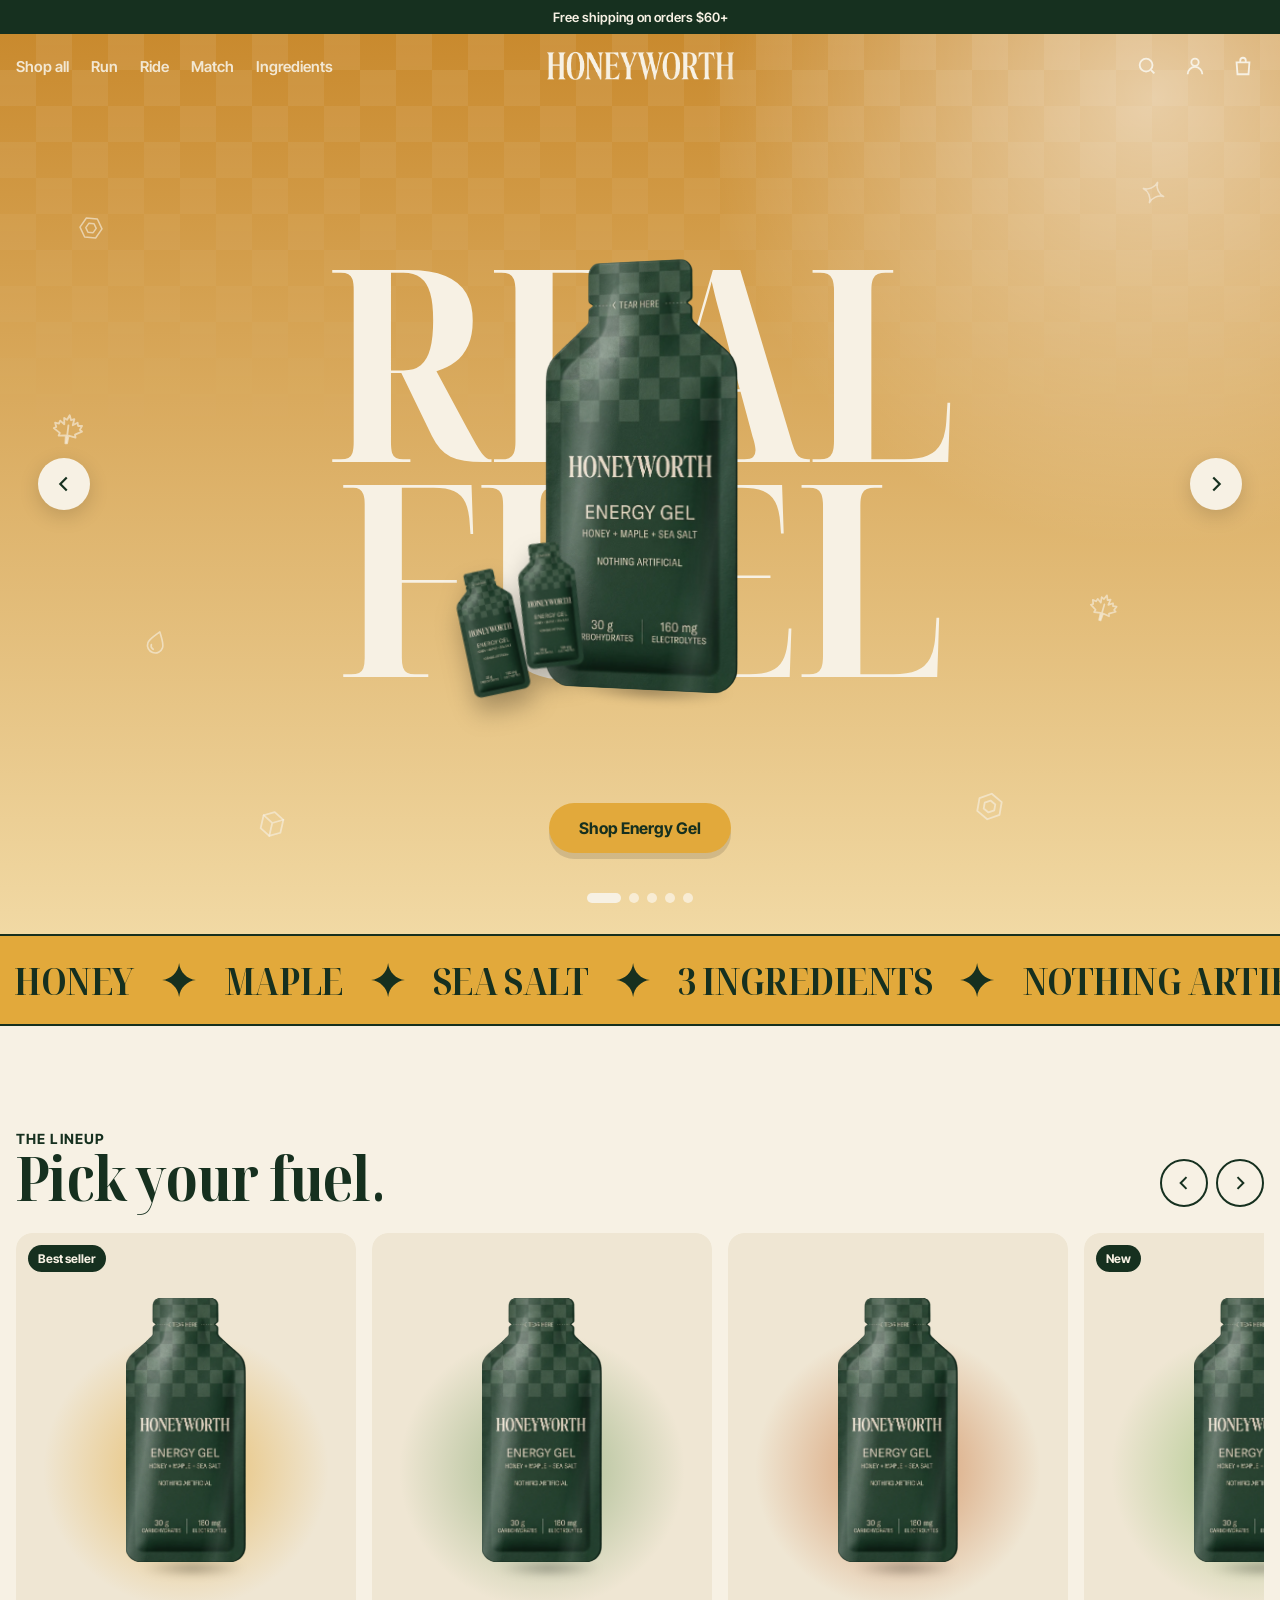
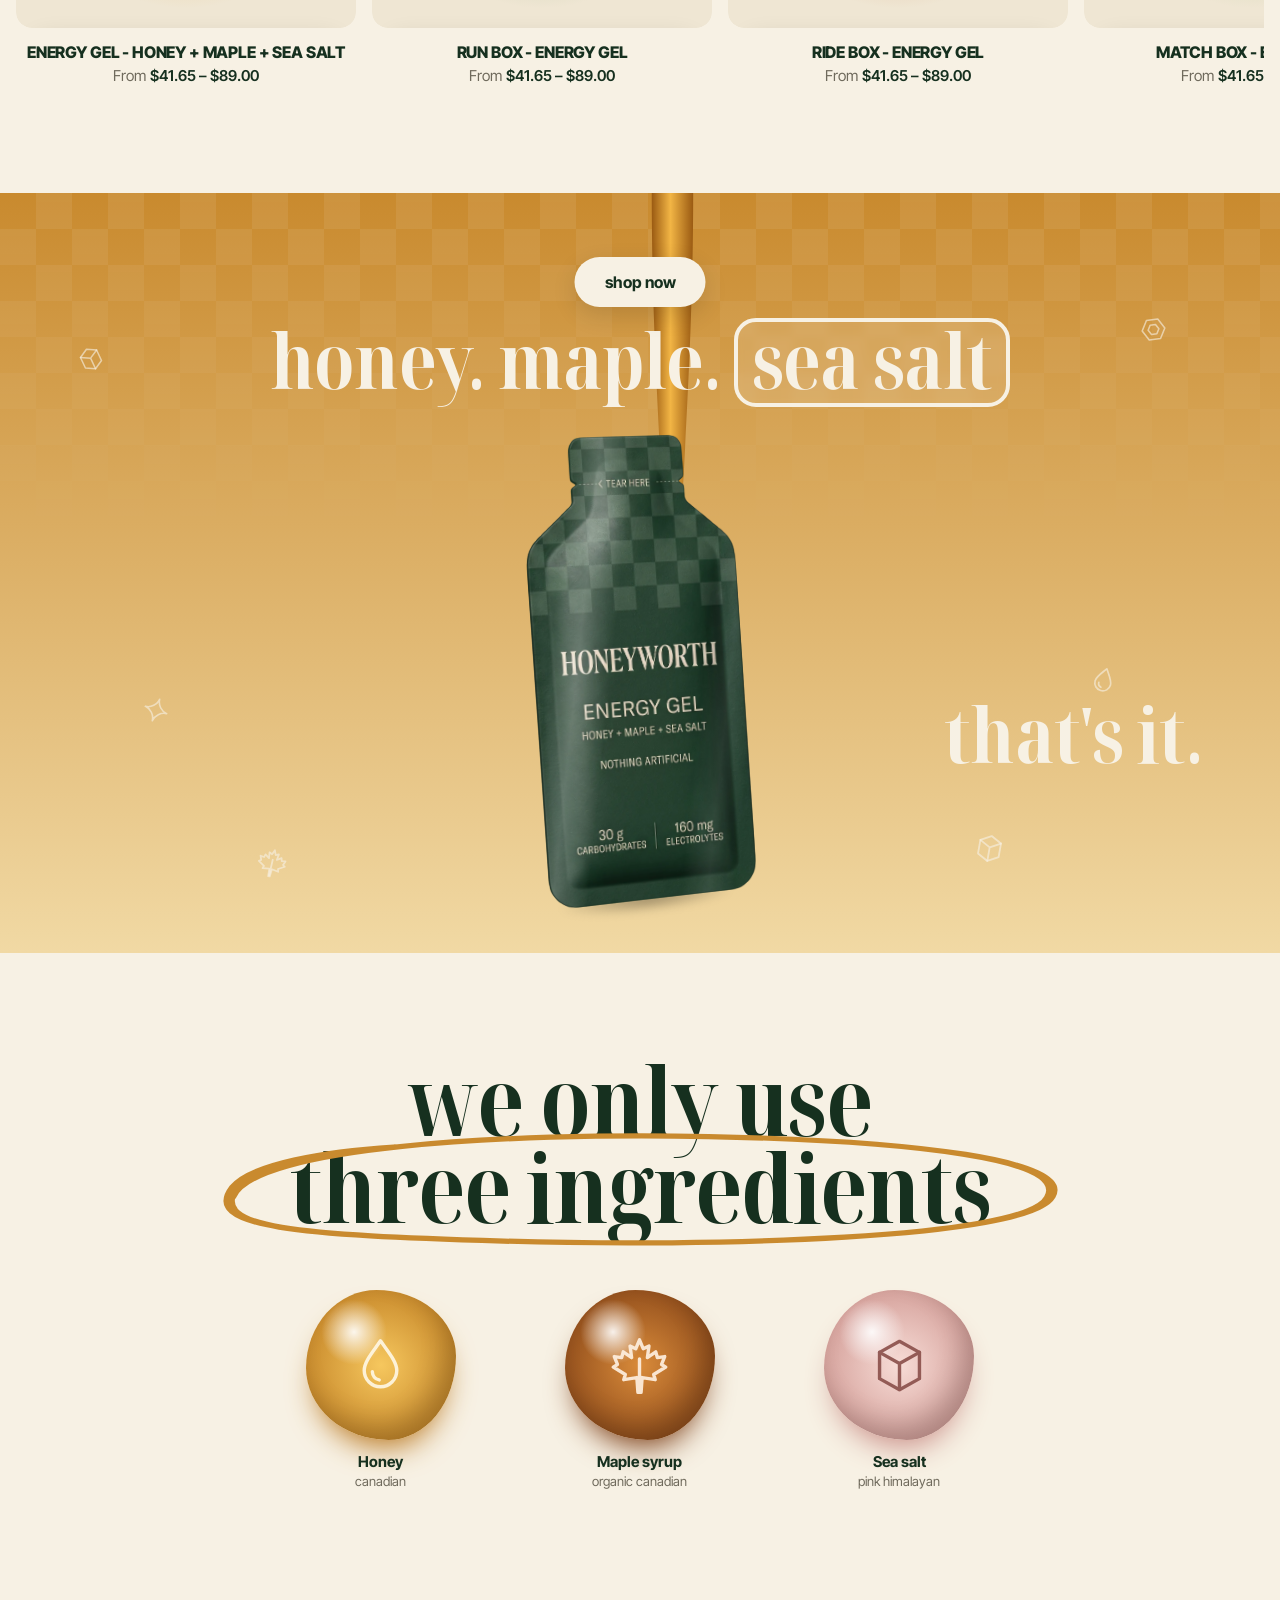
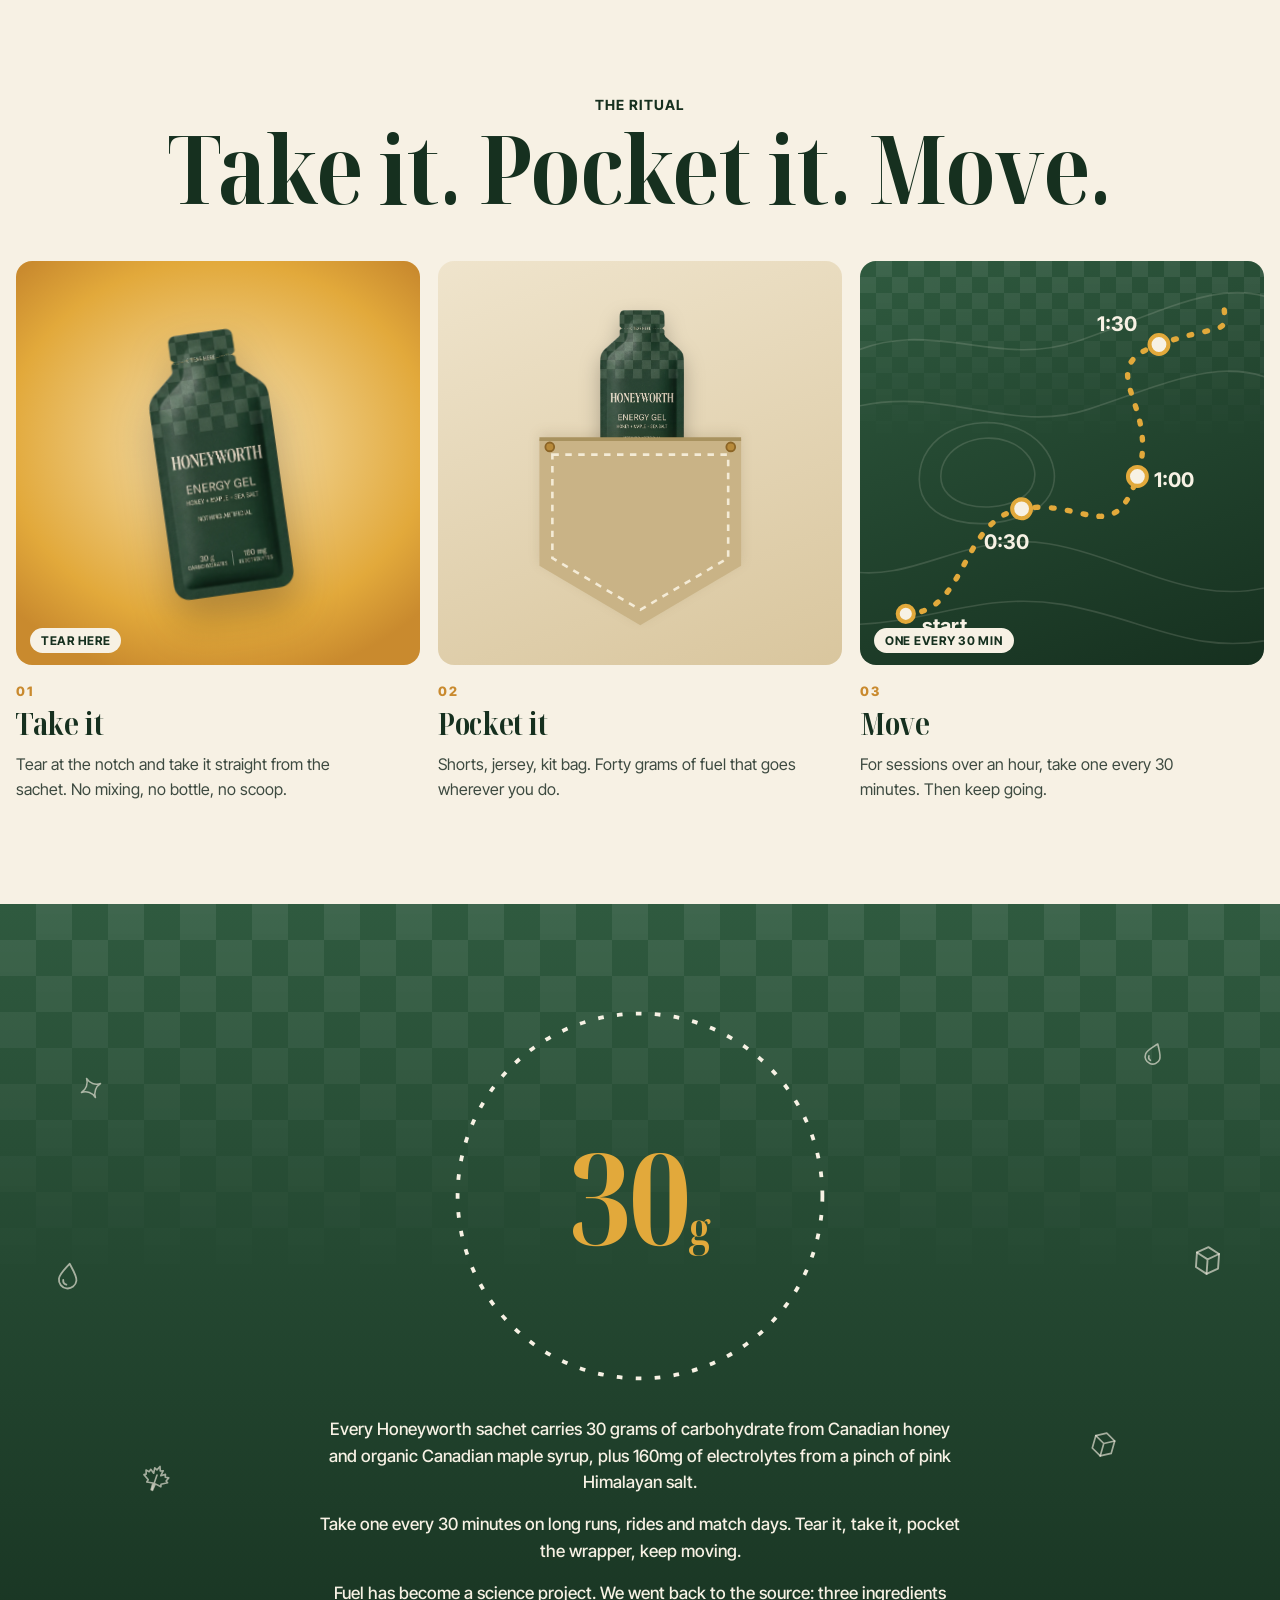
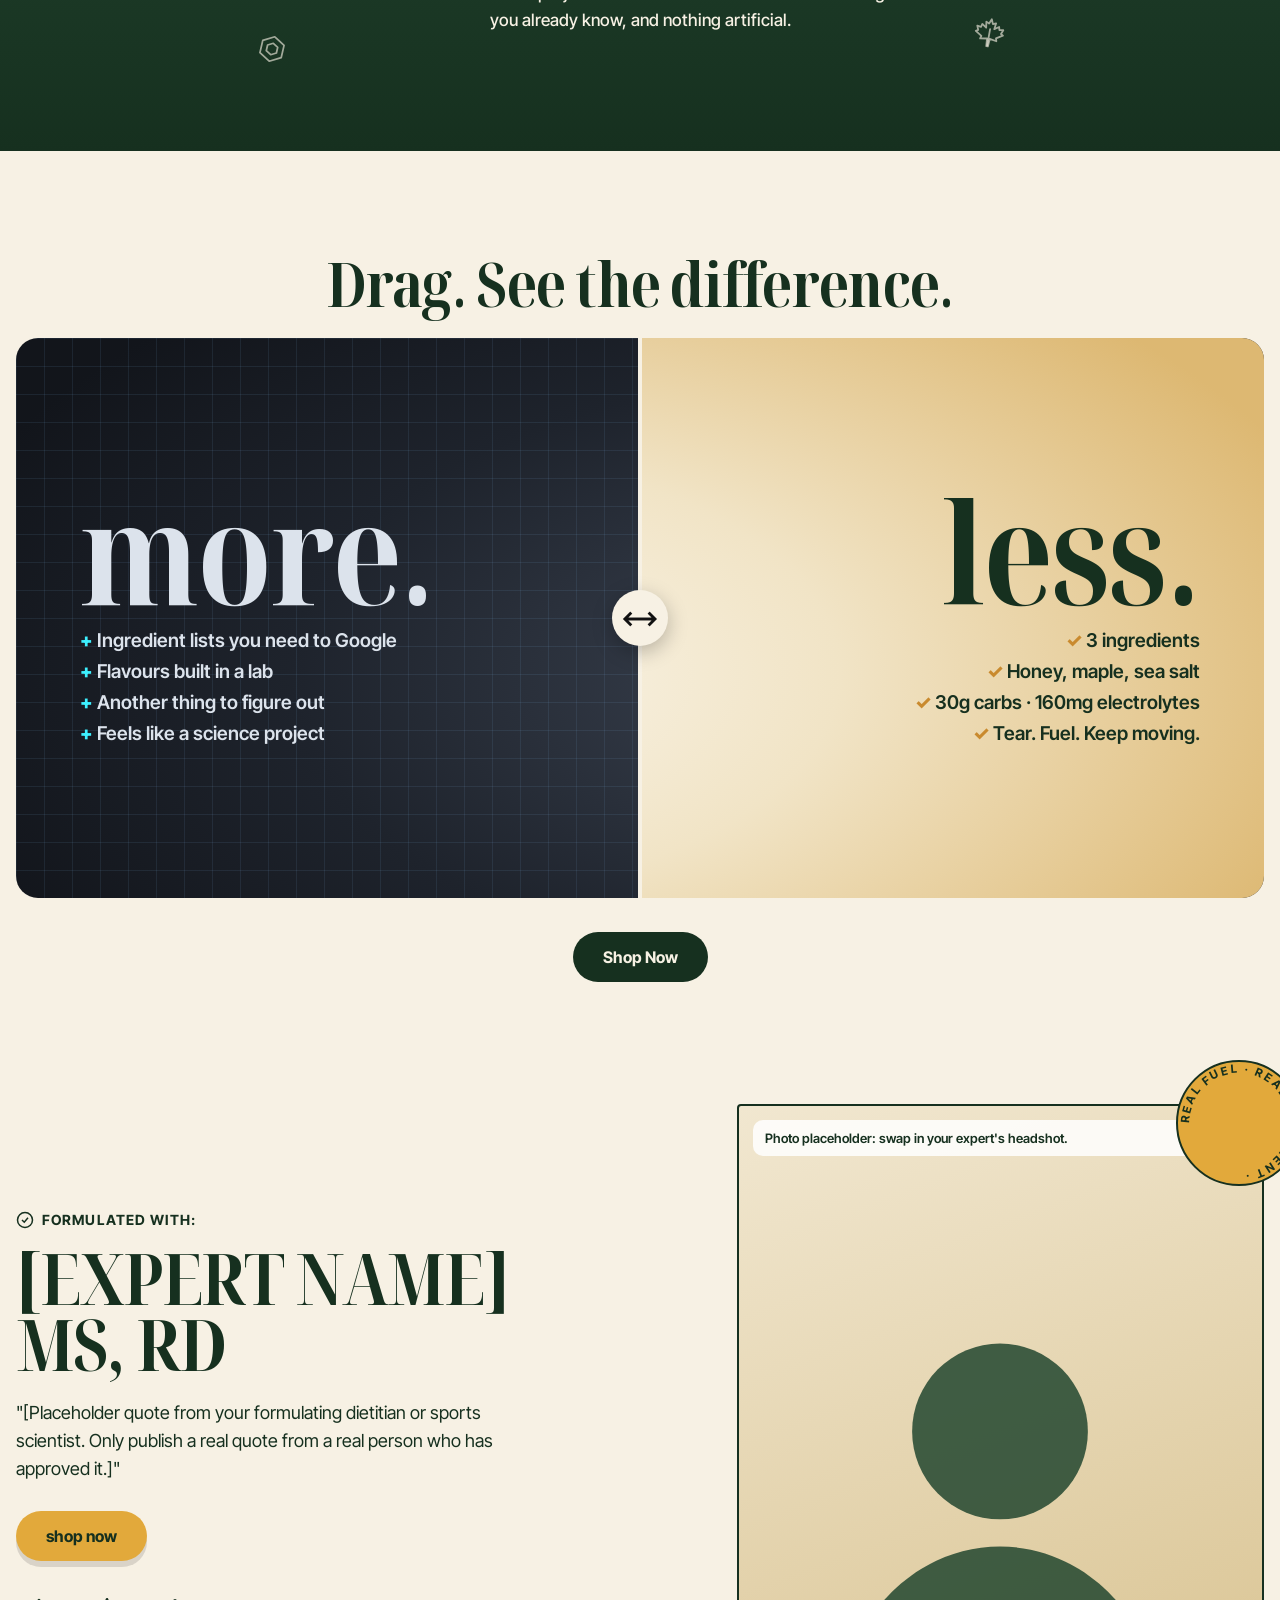
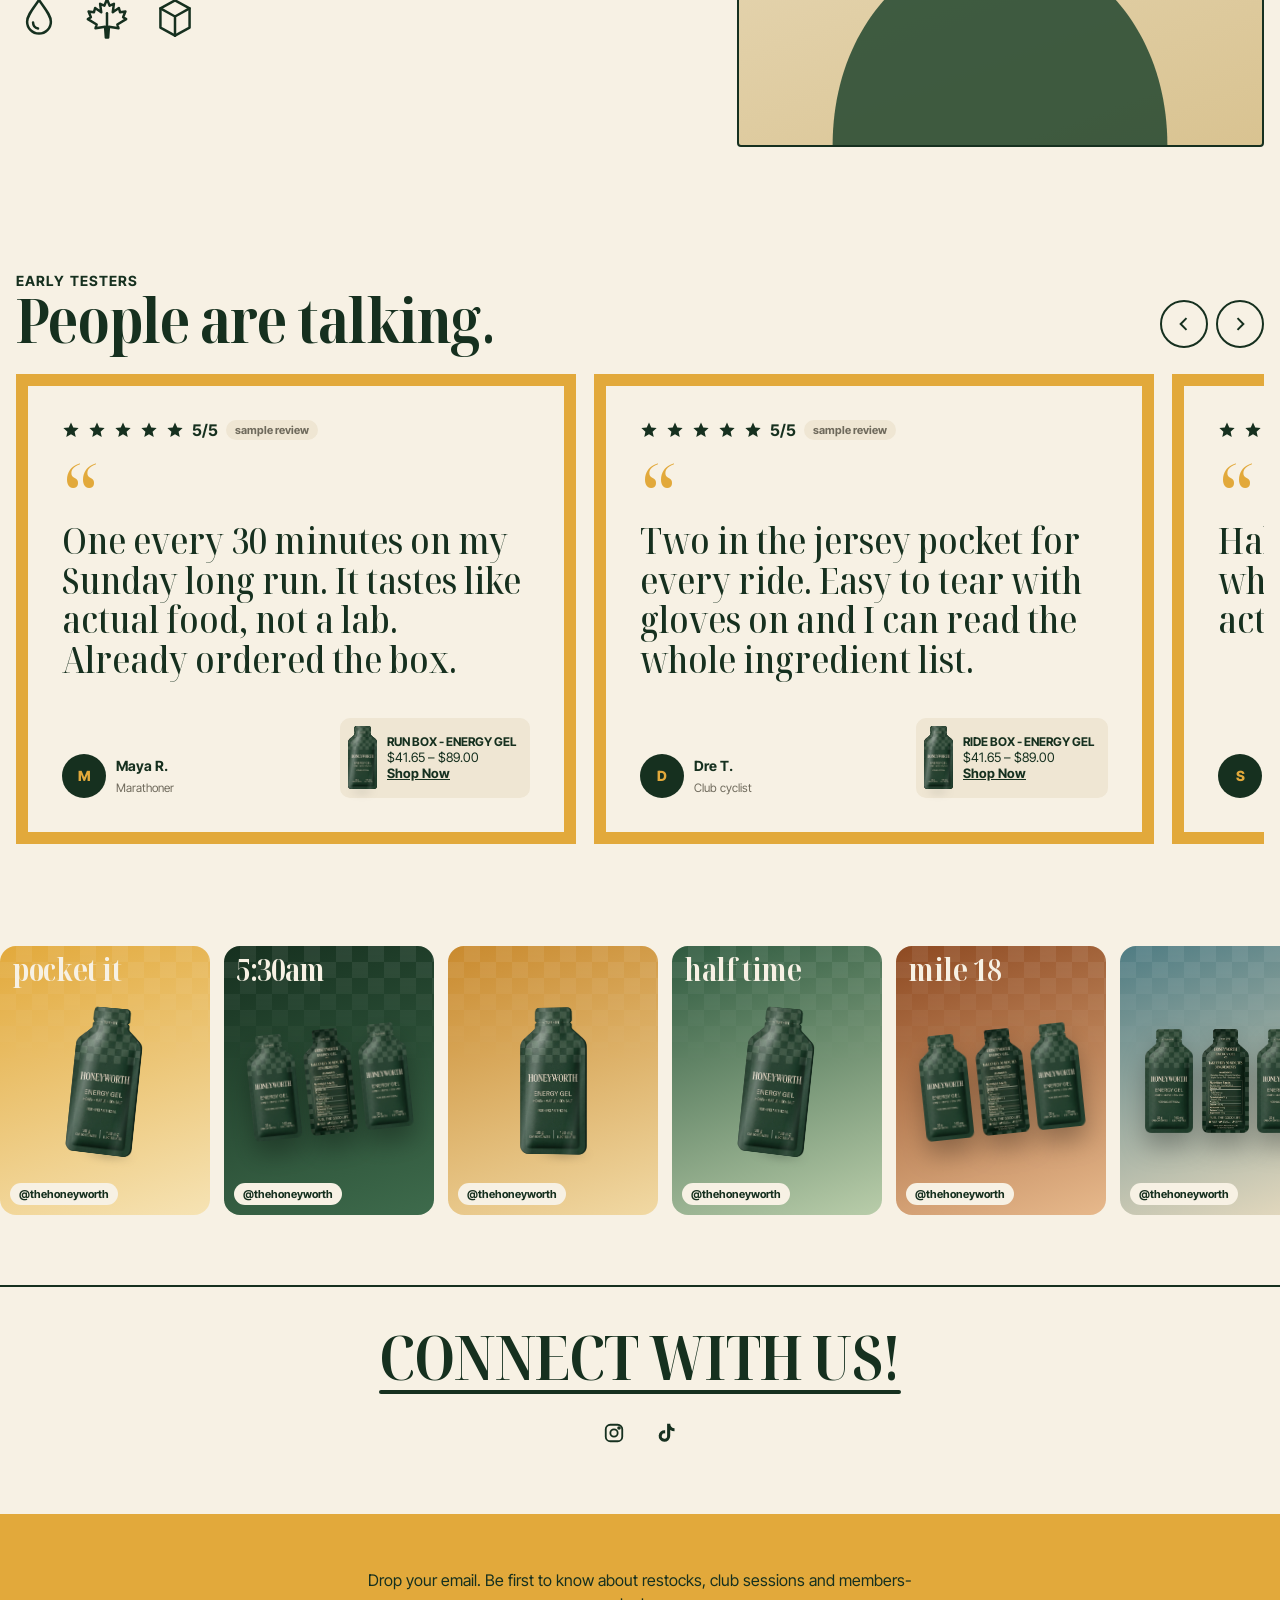
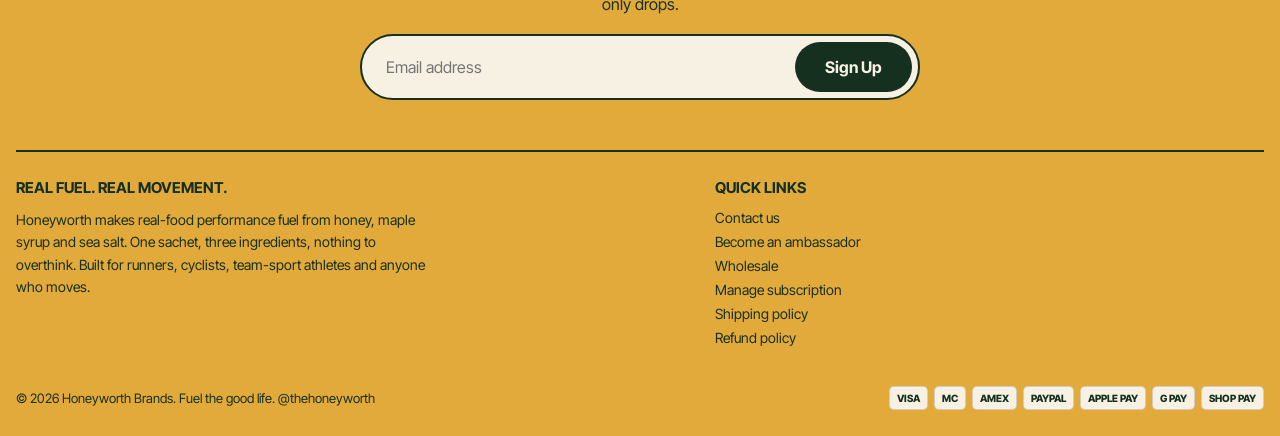
<file: index.html>
<!doctype html>
<html lang="en">
<head>
  <meta charset="utf-8">
  <meta name="viewport" content="width=device-width, initial-scale=1">
  <title>Honeyworth | Real Fuel. Real Movement.</title>
  <meta name="description" content="Honeyworth Energy Gel: honey, maple syrup and sea salt in a single-serving sachet. Real-food performance fuel for people who move.">
  <meta property="og:title" content="Honeyworth | Real fuel. Real movement.">
  <meta property="og:description" content="Honey. Maple. Sea salt. Three-ingredient energy gel in a pocket-size sachet.">
  <meta property="og:image" content="assets/img/hw-front.webp">
  <link rel="icon" href="assets/img/favicon.svg" type="image/svg+xml">
  <link rel="preconnect" href="https://fonts.googleapis.com">
  <link rel="preconnect" href="https://fonts.gstatic.com" crossorigin>
  <link href="https://fonts.googleapis.com/css2?family=Inter+Tight:wght@400..800&family=Noto+Serif+Display:wdth,wght@62.5..100,400..800&display=swap" rel="stylesheet">
  <link rel="stylesheet" href="assets/styles.css">
  <script src="config.js"></script>
  <script src="assets/data.js"></script>
  <script src="assets/app.js" defer></script>
</head>
<body data-page="home">
  <main>
    <!-- 1. Hero slideshow: giant word + floating 3D sachet per box -->
    <section class="hero" id="hero" aria-label="Featured boxes"></section>

    <!-- 2. Trust ticker -->
    <div class="ticker"><div class="ticker__track" data-ticker="Honey|Maple|Sea salt|3 ingredients|Nothing artificial|30g carbs per sachet"></div></div>

    <!-- 3. Product carousel with quick view -->
    <section class="section" id="shop">
      <div class="wrap carousel" data-carousel>
        <div class="carousel__head">
          <div><span class="eyebrow">The lineup</span><h2 class="h-lg reveal-word">Pick your fuel.</h2></div>
          <div class="carousel__nav"><button class="round-btn" data-dir="-1" aria-label="Scroll left"><svg width="20" height="20" viewBox="0 0 24 24" fill="none" stroke="currentColor" stroke-width="2.4"><path d="m15 5-7 7 7 7"/></svg></button><button class="round-btn" data-dir="1" aria-label="Scroll right"><svg width="20" height="20" viewBox="0 0 24 24" fill="none" stroke="currentColor" stroke-width="2.4"><path d="m9 5 7 7-7 7"/></svg></button></div>
        </div>
        <div class="carousel__track" id="products"></div>
      </div>
    </section>

    <!-- 4. "Honey. Maple. Sea salt. That's it." media banner with honey drip -->
    <section class="first">
      <div class="glyphs" data-glyphs="6"></div>
      <a class="btn btn--white first__shop" href="product.html?id=original" data-track="banner_cta" data-product="original">shop now</a>
      <svg class="drip" viewBox="0 0 120 500" preserveAspectRatio="xMidYMin meet" aria-hidden="true">
        <defs><linearGradient id="honey" x1="0" x2="1"><stop offset="0" stop-color="#9a5a12"/><stop offset=".45" stop-color="#f2b545"/><stop offset="1" stop-color="#9a5a12"/></linearGradient></defs>
        <path d="M30 0h44c0 120-6 220-10 300-2 40-8 60-12 60s-10-20-12-60C36 220 30 120 30 0Z" fill="url(#honey)"/>
        <circle cx="52" cy="380" r="11" fill="#d9952b"/>
      </svg>
      <div>
        <h2 class="first__line reveal">honey. maple. <span class="boxed">sea salt</span></h2>
        <div class="first__product" id="first-product" data-tilt></div>
      </div>
      <span class="first__ever">that's it.</span>
    </section>

    <!-- 5. "We only use" + ingredient blobs -->
    <section class="section always">
      <div class="wrap">
        <h2 class="h-xl">we only use<br><span class="circled">three ingredients<svg viewBox="0 0 400 120" preserveAspectRatio="none" aria-hidden="true"><path d="M20 70C30 22 140 8 230 12s160 22 150 58c-10 40-150 48-240 42S8 100 22 60c8-22 40-34 70-38"/></svg></span></h2>
        <div class="crystals" id="crystals"></div>
      </div>
    </section>

    <!-- 5b. The ritual: take it, pocket it, move (illustrated) -->
    <section class="section ritual" id="ritual">
      <div class="wrap">
        <div class="ritual__head"><span class="eyebrow">The ritual</span><h2 class="h-xl reveal-word">Take it. Pocket it. Move.</h2></div>
        <div class="ritual__grid">
          <article class="ritual__card reveal">
            <div class="ritual__art ritual__art--tear" aria-hidden="true">
              <div class="tear"><span class="tear__body"></span><span class="tear__cap"></span></div>
              <span class="ritual__note">tear here</span>
            </div>
            <span class="ritual__num">01</span><h3 class="h-md">Take it</h3>
            <p>Tear at the notch and take it straight from the sachet. No mixing, no bottle, no scoop.</p>
          </article>
          <article class="ritual__card reveal">
            <div class="ritual__art ritual__art--pocket" aria-hidden="true">
              <span class="pocket__sachet"></span>
              <svg class="pocket" viewBox="0 0 200 200"><path class="pocket__fill" d="M22 38h156v98l-78 46-78-46Z"/><path class="pocket__stitch" d="M32 50h136v80l-68 40-68-40Z"/><path class="pocket__hem" d="M22 38h156"/><circle class="pocket__rivet" cx="30" cy="44" r="3.4"/><circle class="pocket__rivet" cx="170" cy="44" r="3.4"/></svg>
            </div>
            <span class="ritual__num">02</span><h3 class="h-md">Pocket it</h3>
            <p>Shorts, jersey, kit bag. Forty grams of fuel that goes wherever you do.</p>
          </article>
          <article class="ritual__card reveal">
            <div class="ritual__art ritual__art--move" aria-hidden="true">
              <svg class="route" viewBox="0 0 300 300">
                <g class="route__contours"><path d="M-10 70c60-30 110 10 170-10s110-50 150-30"/><path d="M-10 110c70-20 120 20 180 0s100-40 140-20"/><path d="M-10 230c50 10 90-30 150-20s110 50 170 30"/><path d="M-10 270c60 0 100-25 160-15s100 40 160 25"/><path d="M60 160c0-22 28-34 50-26s28 34 6 44-56 4-56-18Z"/><path d="M44 162c0-34 40-50 72-38s40 50 8 64-80 8-80-26Z"/></g>
                <path class="route__line" d="M34 262C80 262 74 192 120 184S188 214 206 160 170 80 222 62 272 58 270 30"/>
                <g class="route__mark"><circle cx="34" cy="262" r="6"/><text x="46" y="276">start</text></g>
                <g class="route__mark"><circle cx="120" cy="184" r="7"/><text x="92" y="214">0:30</text></g>
                <g class="route__mark"><circle cx="206" cy="160" r="7"/><text x="218" y="168">1:00</text></g>
                <g class="route__mark"><circle cx="222" cy="62" r="7"/><text x="176" y="52">1:30</text></g>
              </svg>
              <span class="ritual__note">one every 30 min</span>
            </div>
            <span class="ritual__num">03</span><h3 class="h-md">Move</h3>
            <p>For sessions over an hour, take one every 30 minutes. Then keep going.</p>
          </article>
        </div>
      </div>
    </section>

    <!-- 6. Big stat with rotating dashed ring -->
    <section class="section stat" id="science">
      <div class="glyphs" data-glyphs="8"></div>
      <div class="wrap">
        <div class="stat__ring">
          <svg viewBox="0 0 200 200" aria-hidden="true"><circle cx="100" cy="100" r="96" fill="none" stroke="#F7F1E4" stroke-width="2" stroke-dasharray="3 7"/></svg>
          <div class="stat__num">30<small>g</small></div>
        </div>
        <div class="stat__copy reveal">
          <p>Every Honeyworth sachet carries 30 grams of carbohydrate from Canadian honey and organic Canadian maple syrup, plus 160mg of electrolytes from a pinch of pink Himalayan salt.</p>
          <p>Take one every 30 minutes on long runs, rides and match days. Tear it, take it, pocket the wrapper, keep moving.</p>
          <p>Fuel has become a science project. We went back to the source: three ingredients you already know, and nothing artificial.</p>
        </div>
      </div>
    </section>

    <!-- 7. Complicated vs simple drag comparison -->
    <section class="section">
      <div class="wrap">
        <h2 class="h-lg reveal-word" style="margin-bottom:26px;text-align:center">Drag. See the difference.</h2>
        <div class="compare" id="compare">
          <div class="compare__pane compare__pane--old"><h3 class="compare__title">more.</h3><ul class="compare__list"><li>Ingredient lists you need to Google</li><li>Flavours built in a lab</li><li>Another thing to figure out</li><li>Feels like a science project</li></ul><span class="neon-bottle"></span></div>
          <div class="compare__pane compare__pane--new"><h3 class="compare__title">less.</h3><ul class="compare__list"><li>3 ingredients</li><li>Honey, maple, sea salt</li><li>30g carbs · 160mg electrolytes</li><li>Tear. Fuel. Keep moving.</li></ul><div id="compare-sticks"></div></div>
          <div class="compare__handle"></div>
          <input type="range" min="0" max="100" value="50" aria-label="Compare complicated fuel with Honeyworth">
        </div>
        <div style="text-align:center;margin-top:34px"><a class="btn btn--dark" href="product.html?id=original" data-track="compare_cta">Shop Now</a></div>
      </div>
    </section>

    <!-- 8. Expert endorsement (placeholder: add a real, consenting expert before launch) -->
    <section class="section" style="padding-top:20px">
      <div class="wrap expert">
        <div>
          <span class="eyebrow"><svg width="18" height="18" viewBox="0 0 24 24" fill="none" stroke="currentColor" stroke-width="2"><circle cx="12" cy="12" r="10"/><path d="m8 12 3 3 5-6"/></svg> Formulated with:</span>
          <h2 class="h-xl" style="font-size:clamp(40px,5.6vw,80px);margin-top:12px">[EXPERT NAME]<br>MS, RD</h2>
          <p class="expert__quote">"[Placeholder quote from your formulating dietitian or sports scientist. Only publish a real quote from a real person who has approved it.]"</p>
          <a class="btn btn--accent" href="product.html?id=original" data-track="expert_cta">shop now</a>
          <div class="expert__icons"><span data-icon="drop"></span><span data-icon="leaf"></span><span data-icon="crystal"></span></div>
        </div>
        <div style="position:relative">
          <svg class="badge-spin" viewBox="0 0 130 130" aria-hidden="true"><defs><path id="circ" d="M65 65m-50 0a50 50 0 1 1 100 0a50 50 0 1 1-100 0"/></defs><circle cx="65" cy="65" r="62" fill="#E2A93B" stroke="#16301F" stroke-width="2"/><text fill="#16301F"><textPath href="#circ">real fuel · real movement · </textPath></text></svg>
          <div class="expert__photo">
            <div class="expert__placeholder">Photo placeholder: swap in your expert's headshot.</div>
            <svg viewBox="0 0 200 220" aria-hidden="true"><circle cx="100" cy="70" r="42" fill="#23472F" opacity=".85"/><path d="M20 220c0-55 36-95 80-95s80 40 80 95Z" fill="#23472F" opacity=".85"/></svg>
          </div>
        </div>
      </div>
    </section>

    <!-- 9. Testimonials -->
    <section class="section" style="padding-top:20px">
      <div class="wrap carousel" data-carousel>
        <div class="carousel__head">
          <div><span class="eyebrow">Early testers</span><h2 class="h-lg reveal-word">People are talking.</h2></div>
          <div class="carousel__nav"><button class="round-btn" data-dir="-1" aria-label="Previous review"><svg width="20" height="20" viewBox="0 0 24 24" fill="none" stroke="currentColor" stroke-width="2.4"><path d="m15 5-7 7 7 7"/></svg></button><button class="round-btn" data-dir="1" aria-label="Next review"><svg width="20" height="20" viewBox="0 0 24 24" fill="none" stroke="currentColor" stroke-width="2.4"><path d="m9 5 7 7-7 7"/></svg></button></div>
        </div>
        <div class="reviews__track" id="reviews"></div>
      </div>
    </section>

    <!-- 10. UGC strip -->
    <section class="ugc" style="padding-bottom:70px"><div class="ugc__track" id="ugc"></div></section>
  </main>
</body>
</html>
</file>
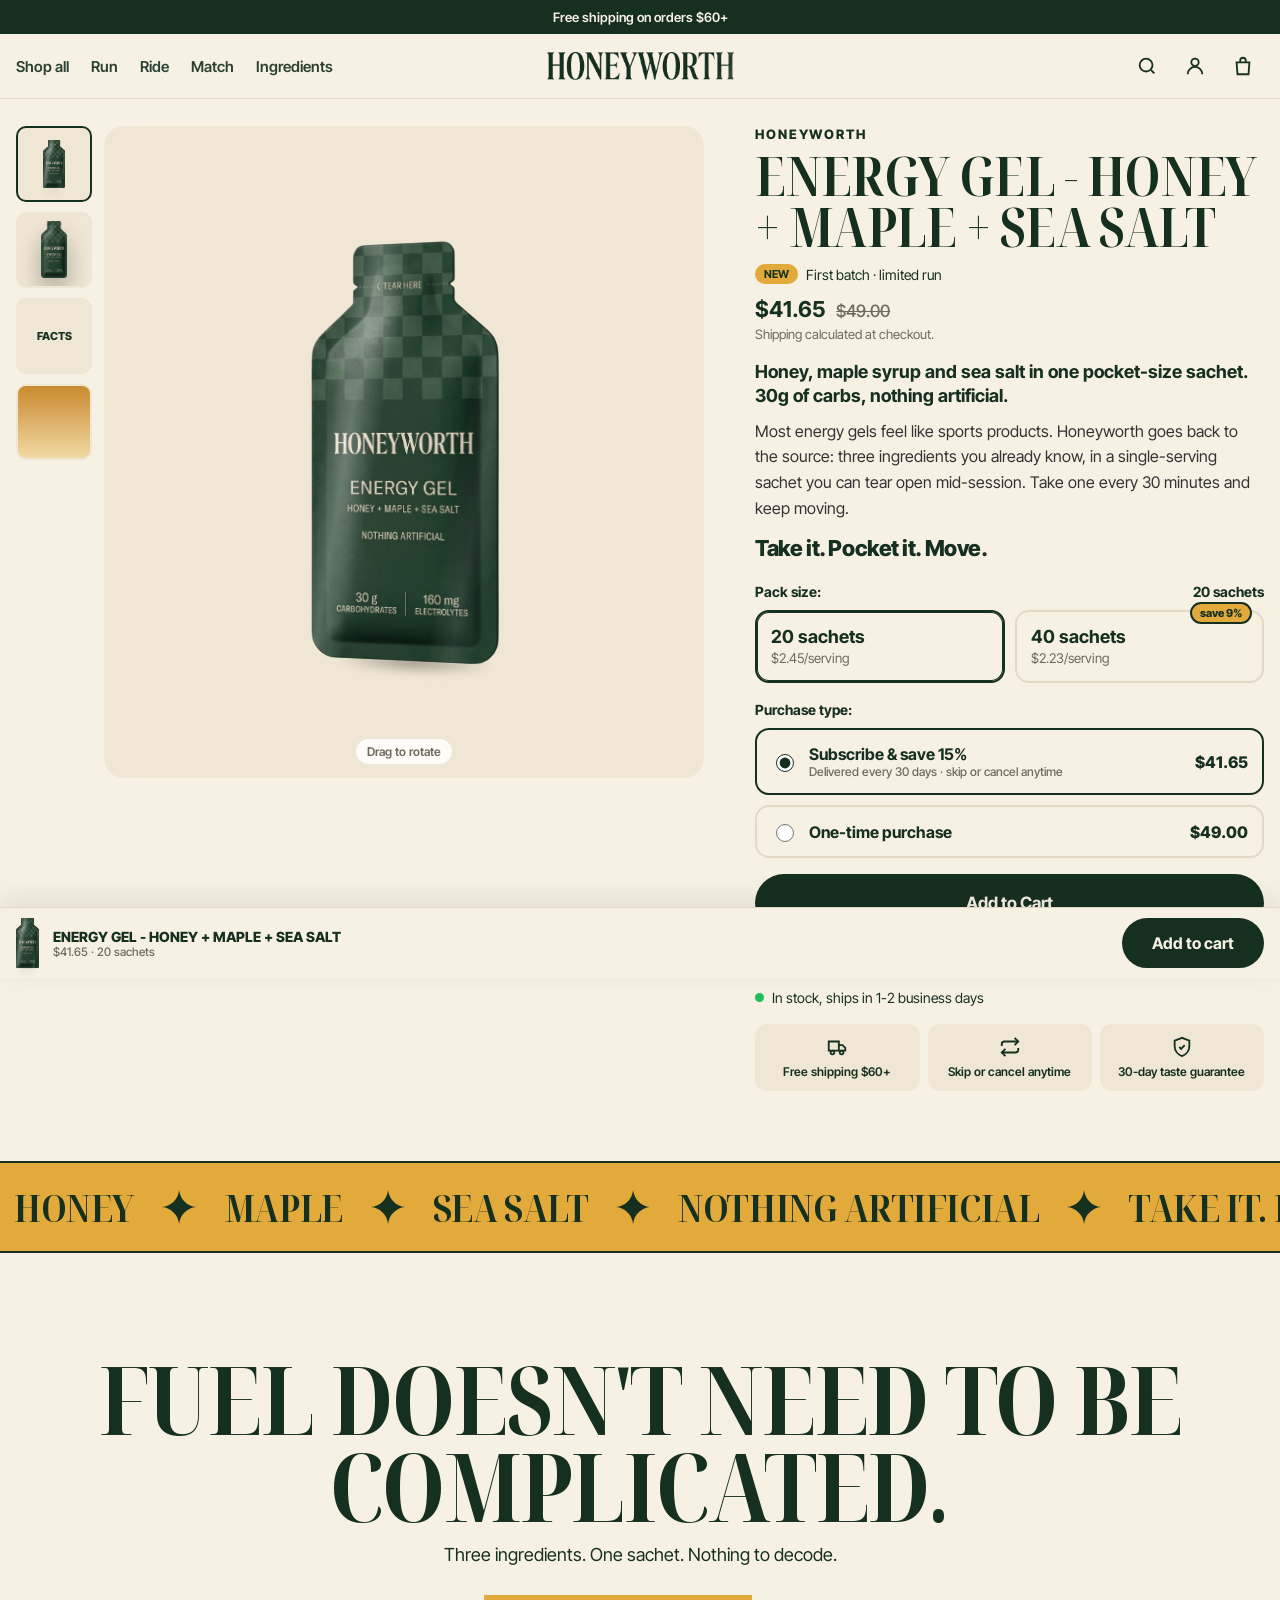
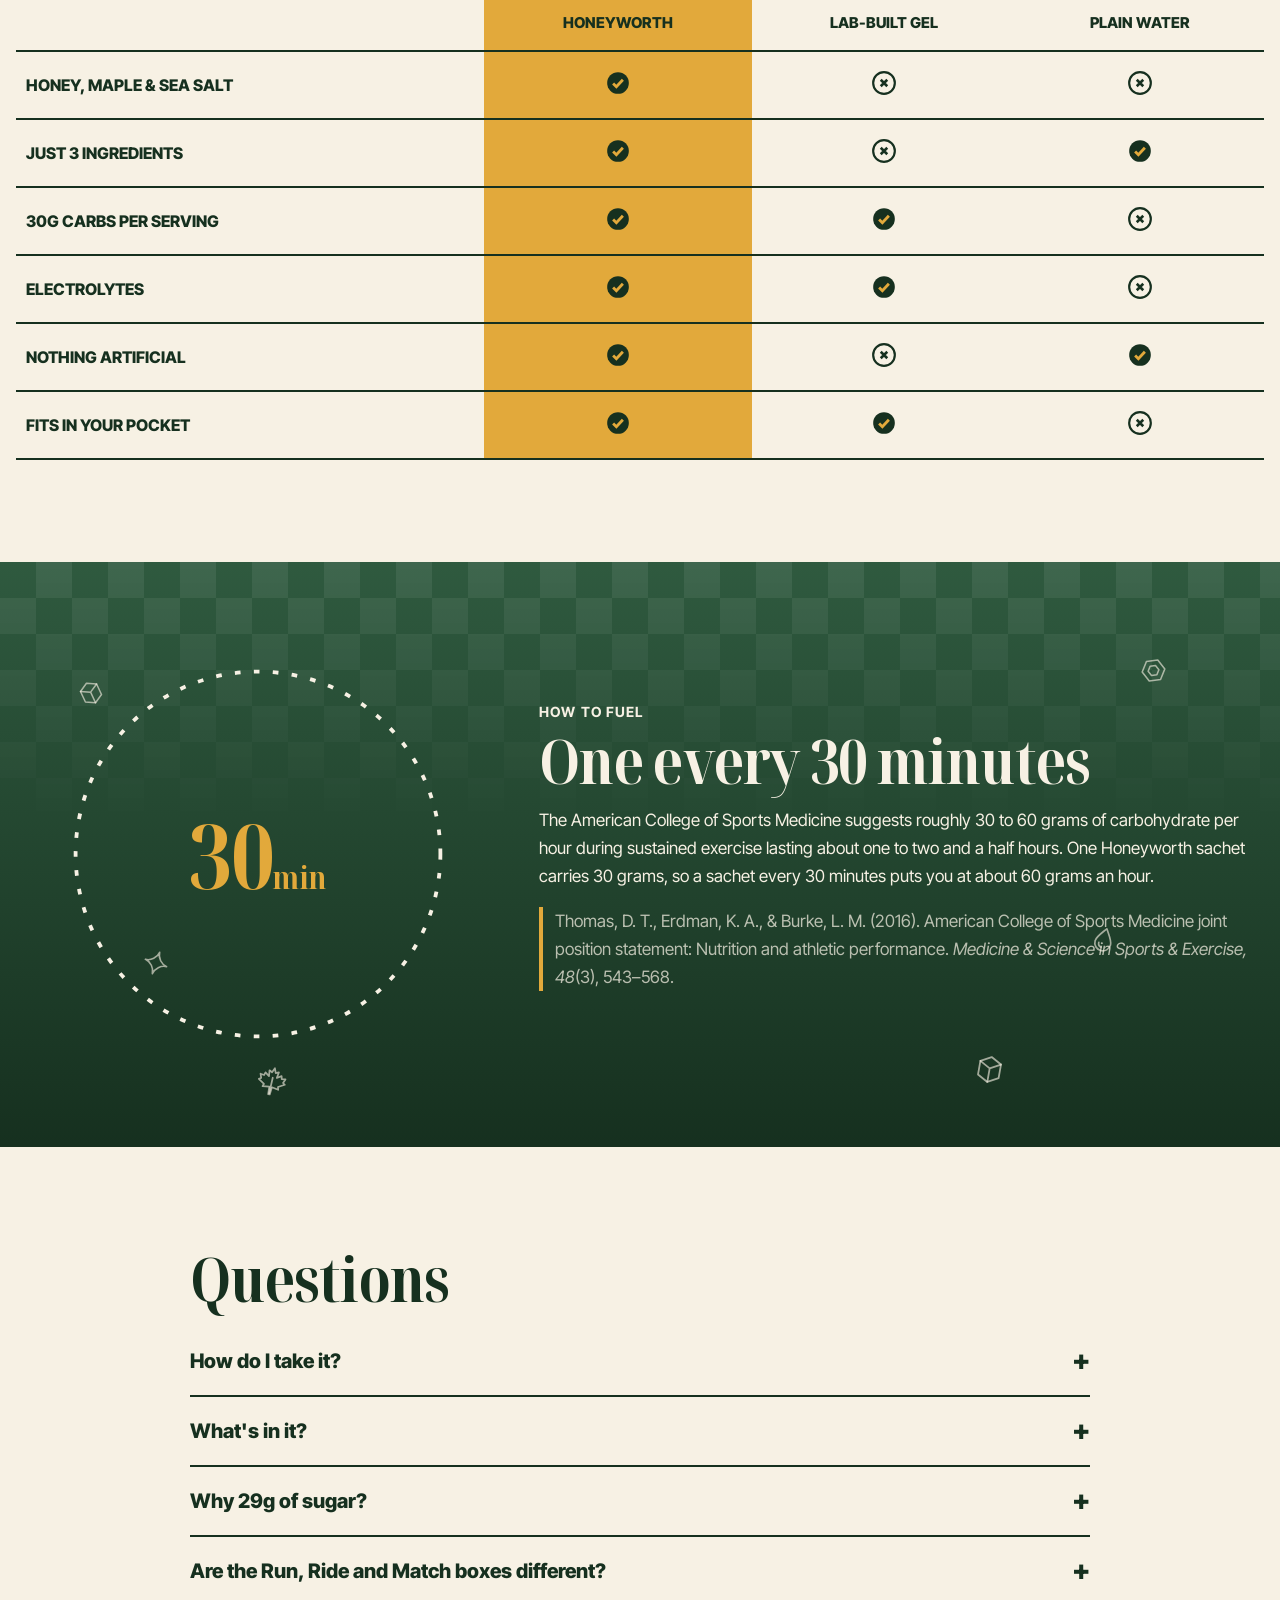
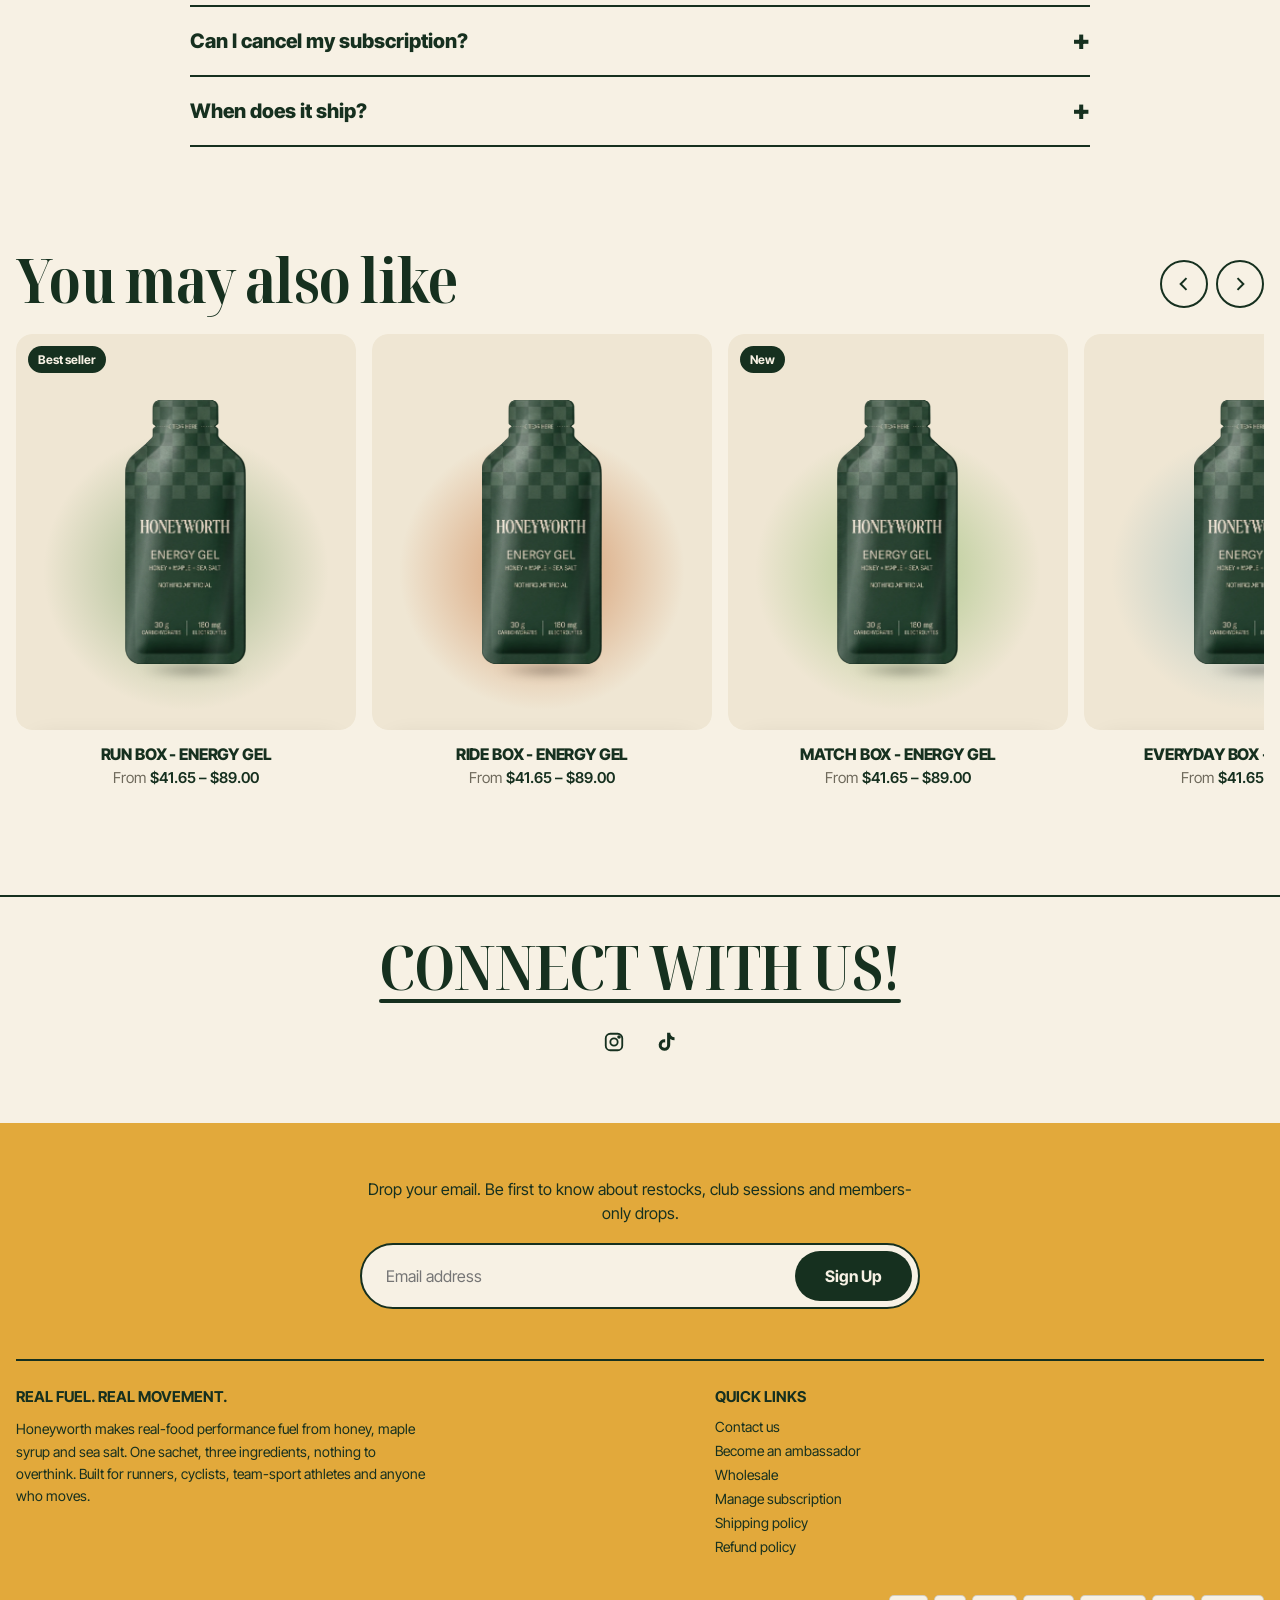
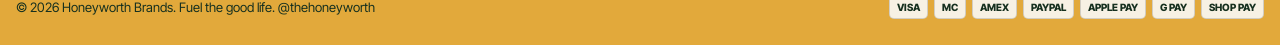
<file: product.html>
<!doctype html>
<html lang="en">
<head>
  <meta charset="utf-8">
  <meta name="viewport" content="width=device-width, initial-scale=1">
  <title>Honeyworth</title>
  <meta name="description" content="Honeyworth Energy Gel: honey, maple syrup and sea salt. Real fuel for real movement.">
  <link rel="icon" href="assets/img/favicon.svg" type="image/svg+xml">
  <link rel="preconnect" href="https://fonts.googleapis.com">
  <link rel="preconnect" href="https://fonts.gstatic.com" crossorigin>
  <link href="https://fonts.googleapis.com/css2?family=Inter+Tight:wght@400..800&family=Noto+Serif+Display:wdth,wght@62.5..100,400..800&display=swap" rel="stylesheet">
  <link rel="stylesheet" href="assets/styles.css">
  <script src="config.js"></script>
  <script src="assets/data.js"></script>
  <script src="assets/app.js" defer></script>
</head>
<body data-page="product">
  <main>
    <div class="wrap pdp" id="pdp"></div>

    <div class="ticker"><div class="ticker__track" data-ticker="Honey|Maple|Sea salt|Nothing artificial|Take it. Pocket it. Move."></div></div>

    <section class="section">
      <div class="wrap">
        <h2 class="h-xl reveal-word" style="text-align:center">FUEL DOESN'T NEED TO BE COMPLICATED.</h2>
        <p style="text-align:center;font-size:18px;margin:14px 0 0">Three ingredients. One sachet. Nothing to decode.</p>
        <div style="overflow-x:auto"><table class="vs-table" id="vs"></table></div>
      </div>
    </section>

    <section class="section stat" style="text-align:left">
      <div class="glyphs" data-glyphs="6"></div>
      <div class="wrap science">
        <div class="stat__ring" style="margin:0 auto">
          <svg viewBox="0 0 200 200" aria-hidden="true"><circle cx="100" cy="100" r="96" fill="none" stroke="#F7F1E4" stroke-width="2" stroke-dasharray="3 7"/></svg>
          <div class="stat__num" style="font-size:clamp(56px,7vw,100px)">30<small>min</small></div>
        </div>
        <div class="reveal" style="color:var(--paper)">
          <span class="eyebrow">How to fuel</span>
          <h2 class="h-lg" style="margin:10px 0 16px">One every 30 minutes</h2>
          <p>The American College of Sports Medicine suggests roughly 30 to 60 grams of carbohydrate per hour during sustained exercise lasting about one to two and a half hours. One Honeyworth sachet carries 30 grams, so a sachet every 30 minutes puts you at about 60 grams an hour.</p>
          <p class="cite">Thomas, D. T., Erdman, K. A., &amp; Burke, L. M. (2016). American College of Sports Medicine joint position statement: Nutrition and athletic performance. <i>Medicine &amp; Science in Sports &amp; Exercise, 48</i>(3), 543–568.</p>
        </div>
      </div>
    </section>

    <section class="section faq">
      <div class="wrap" style="max-width:900px">
        <h2 class="h-lg" style="margin-bottom:20px">Questions</h2>
        <details><summary>How do I take it?</summary><p>Tear it open at the notch and take it straight from the sachet. For sessions over an hour, take one every 30 minutes, with water if you have it.</p></details>
        <details><summary>What's in it?</summary><p>Canadian honey, organic Canadian maple syrup and pink Himalayan salt. That's the whole list. No artificial flavours.</p></details>
        <details><summary>Why 29g of sugar?</summary><p>It's carbohydrate fuel on purpose. Honey and maple are the carbs, and they're there to fuel long runs, rides and match days. It's built for movement, not as an everyday snack.</p></details>
        <details><summary>Are the Run, Ride and Match boxes different?</summary><p>No. Every box holds the same three-ingredient gel. We pack it for different sports so it's easy to find the one that fits how you move.</p></details>
        <details><summary>Can I cancel my subscription?</summary><p>Yes. Skip, change frequency or cancel any time from your account. No fees, no phone calls.</p></details>
        <details><summary>When does it ship?</summary><p>Orders ship within 1–2 business days. Free shipping on orders over $60. Store your sachets somewhere cool and dry.</p></details>
      </div>
    </section>

    <section class="section" style="padding-top:0">
      <div class="wrap carousel" data-carousel>
        <div class="carousel__head">
          <h2 class="h-lg">You may also like</h2>
          <div class="carousel__nav"><button class="round-btn" data-dir="-1" aria-label="Scroll left"><svg width="20" height="20" viewBox="0 0 24 24" fill="none" stroke="currentColor" stroke-width="2.4"><path d="m15 5-7 7 7 7"/></svg></button><button class="round-btn" data-dir="1" aria-label="Scroll right"><svg width="20" height="20" viewBox="0 0 24 24" fill="none" stroke="currentColor" stroke-width="2.4"><path d="m9 5 7 7-7 7"/></svg></button></div>
        </div>
        <div class="carousel__track" id="related"></div>
      </div>
    </section>
  </main>

  <div class="sticky-atc" id="sticky-atc">
    <div class="wrap sticky-atc__inner">
      <div id="sticky-pouch"></div>
      <div class="sticky-atc__name" id="sticky-name">Product<small id="sticky-price"></small></div>
      <button class="btn btn--dark" id="sticky-atc-btn">Add to cart</button>
    </div>
  </div>
</body>
</html>
</file>
<file: assets/styles.css>
:root {
  --ink: #16301F;           /* Honeyworth forest green (pack) */
  --green: #23472F;
  --paper: #F7F1E4;         /* pack cream */
  --muted: #6F6A5C;
  --line: #E3D9C4;
  --soft: #EFE6D3;
  --accent: #E2A93B;        /* honey gold */
  --accent-dark: #C98A2E;
  --accent-ink: #16301F;
  --radius: 16px;
  --font: "Inter Tight", Helvetica, Arial, sans-serif;
  --display: "Noto Serif Display", "Didot", Georgia, serif;
  --ease: cubic-bezier(.2, .8, .2, 1);
  --sachet: url(img/hw-front.webp);
  --sachet-back: url(img/hw-back.webp);
}

* { box-sizing: border-box; }
html { -webkit-text-size-adjust: 100%; overflow-x: clip; }
body { margin: 0; font-family: var(--font); color: var(--ink); background: var(--paper); overflow-x: clip; }
img { max-width: 100%; display: block; }
a { color: inherit; }
button { font: inherit; color: inherit; cursor: pointer; }
.sr { position: absolute; width: 1px; height: 1px; overflow: hidden; clip: rect(0 0 0 0); }
.wrap { width: min(1280px, 100% - 32px); margin-inline: auto; }

/* ---------- buttons ---------- */
.btn { display: inline-flex; align-items: center; justify-content: center; gap: 8px; border: 0; border-radius: 999px; padding: 15px 30px; font-weight: 700; font-size: 16px; text-decoration: none; transition: transform .2s var(--ease), background .2s, box-shadow .2s; white-space: nowrap; }
.btn:hover { transform: translateY(-2px); }
.btn:active { transform: translateY(0) scale(.98); }
.btn--accent { background: var(--accent); color: var(--accent-ink); box-shadow: 0 6px 0 rgba(0,0,0,.12); }
.btn--dark { background: var(--ink); color: var(--paper); }
.btn--white { background: var(--paper); color: var(--ink); box-shadow: 0 8px 24px rgba(0,0,0,.12); }
.btn--block { width: 100%; padding: 19px; font-size: 17px; }

/* ---------- announcement + header ---------- */
.announce { background: var(--ink); color: var(--paper); font-size: 13px; font-weight: 600; height: 34px; overflow: hidden; position: relative; z-index: 60; }
.announce__track { display: flex; flex-direction: column; animation: announce 9s infinite var(--ease); }
.announce__track span { height: 34px; display: grid; place-items: center; }
@keyframes announce { 0%,28% { transform: translateY(0); } 33%,61% { transform: translateY(-34px); } 66%,94% { transform: translateY(-68px); } 100% { transform: translateY(0); } }

.header { position: sticky; top: 0; z-index: 50; transition: background .3s, color .3s, box-shadow .3s; }
.header--overlay { position: fixed; top: 34px; left: 0; right: 0; color: var(--paper); }
.header.is-solid { background: var(--paper); color: var(--ink); box-shadow: 0 1px 0 var(--line); }
.header--overlay.is-solid { top: 0; }
.header__inner { height: 64px; display: grid; grid-template-columns: 1fr auto 1fr; align-items: center; width: min(1400px, 100% - 32px); margin-inline: auto; }
.header__left, .header__right { display: flex; gap: 6px; align-items: center; }
.header__right { justify-content: flex-end; }
.icon-btn { width: 42px; height: 42px; border-radius: 50%; display: grid; place-items: center; background: transparent; border: 0; position: relative; text-decoration: none; }
.icon-btn:hover { background: rgba(127,127,127,.15); }
.icon-btn svg { width: 22px; height: 22px; }
.cart-count { position: absolute; top: 4px; right: 2px; min-width: 18px; height: 18px; border-radius: 9px; background: var(--accent); color: var(--ink); font-size: 11px; font-weight: 800; display: grid; place-items: center; padding: 0 4px; transform: scale(0); transition: transform .3s var(--ease); }
.cart-count.has { transform: scale(1); }
.cart-count.bump { animation: bump .4s var(--ease); }
@keyframes bump { 50% { transform: scale(1.45); } }

.logo { display: inline-flex; align-items: center; gap: 8px; text-decoration: none; }
.logo__mark { display: block; width: clamp(150px, 15vw, 190px); aspect-ratio: 6.683; background: currentColor; -webkit-mask: url(img/hw-wordmark.png) center / contain no-repeat; mask: url(img/hw-wordmark.png) center / contain no-repeat; }
.split__body .logo__mark { width: 170px; }
.nav-links { display: flex; gap: 22px; font-weight: 600; font-size: 15px; }
.nav-links a { text-decoration: none; opacity: .9; }
.nav-links a:hover { opacity: 1; text-decoration: underline; text-underline-offset: 4px; }
.menu-btn { display: none; }
@media (max-width: 860px) { .nav-links { display: none; } .menu-btn { display: grid; } }

.mobile-nav { position: fixed; inset: 0; z-index: 90; background: var(--paper); transform: translateX(-100%); transition: transform .45s var(--ease); padding: 90px 24px 24px; display: flex; flex-direction: column; gap: 8px; }
.mobile-nav.open { transform: none; }
.mobile-nav a { font-size: 40px; font-weight: 800; letter-spacing: -.03em; text-decoration: none; }
.mobile-nav .icon-btn { position: absolute; top: 16px; right: 16px; }

/* ---------- brand graphics ---------- */
/* Floating line drawings of the ingredients (honey drop, maple leaf, salt crystal, honeycomb). */
.glyphs { position: absolute; inset: 0; pointer-events: none; overflow: hidden; }
.glyph { position: absolute; width: var(--s); height: var(--s); color: var(--glyph, rgba(247,241,228,.62)); transform: rotate(var(--r)); animation: glyphDrift 11s ease-in-out infinite; }
.glyph svg, [data-icon] svg { width: 100%; height: 100%; display: block; }
@keyframes glyphDrift { 0%,100% { transform: translate(0,0) rotate(var(--r)); } 50% { transform: translate(8px,-16px) rotate(calc(var(--r) + 12deg)); } }

/* The pack's checkerboard, faded down from the top, behind colored panels. */
.hero__slide, .first, .stat, .split__art, .gallery__view--sky, .ugc__tile, .ritual__art--move { isolation: isolate; }
.hero__slide::before, .first::before, .stat::before, .split__art::before, .gallery__view--sky::before, .ugc__tile::before, .ritual__art--move::before {
  content: ""; position: absolute; inset: 0; z-index: -1; pointer-events: none;
  background: repeating-conic-gradient(rgba(255,255,255,.08) 0 25%, transparent 0 50%) 0 0 / var(--chk, 72px) var(--chk, 72px);
  -webkit-mask: linear-gradient(180deg, #000, transparent 46%); mask: linear-gradient(180deg, #000, transparent 46%);
}
.ugc__tile, .split__art, .ritual__art--move { --chk: 32px; }

/* The pouch: the real Honeyworth sachet in CSS 3D (front art, back art, layered silhouette edge).
   --w keeps its old meaning (the old bag's box width) so every placement keeps the same height. */
.tilt { perspective: 1100px; display: grid; place-items: center; }
.gallery__view .tilt, .split__art .tilt, .ugc__tile .tilt { width: 100%; }
.floaty { animation: floaty 6s ease-in-out infinite; }
@keyframes floaty { 0%,100% { transform: translateY(0); } 50% { transform: translateY(-14px); } }
.pouch { --w: 260px; --ar: .459; --rx: 0deg; --ry: -14deg; --rz: 0deg; width: calc(var(--w) * var(--ar) / .72); aspect-ratio: var(--ar); position: relative; transform-style: preserve-3d; transform: rotateX(var(--rx)) rotateY(var(--ry)) rotateZ(var(--rz)); transition: transform .5s var(--ease); }
.pouch__body, .pouch__back, .pouch__edge { position: absolute; inset: 0; backface-visibility: hidden; -webkit-backface-visibility: hidden; }
.pouch__body { background: var(--sachet) center / contain no-repeat; transform: translateZ(3.6px); }
.pouch__back { background: var(--sachet-back) center / contain no-repeat; transform: translateZ(-3.6px) rotateY(180deg); }
.pouch__edge { backface-visibility: visible; -webkit-backface-visibility: visible; background: linear-gradient(90deg, #0f2318, #1d3d29 50%, #0f2318); -webkit-mask: var(--sachet) center / contain no-repeat; mask: var(--sachet) center / contain no-repeat; }
.pouch__edge:nth-child(1) { transform: translateZ(-3px); }
.pouch__edge:nth-child(2) { transform: translateZ(-1.5px); }
.pouch__edge:nth-child(3) { transform: translateZ(0); }
.pouch__edge:nth-child(4) { transform: translateZ(1.5px); }
.pouch__edge:nth-child(5) { transform: translateZ(3px); }
.pouch__gloss { position: absolute; inset: 0; pointer-events: none; -webkit-mask: var(--sachet) center / contain no-repeat; mask: var(--sachet) center / contain no-repeat; background:
  linear-gradient(100deg, transparent 18%, rgba(255,255,255,.22) 28%, transparent 40%, transparent 72%, rgba(255,255,255,.1) 82%, transparent 92%); }
.pouch__shadow { position: absolute; left: 6%; right: 6%; bottom: -5%; height: 6%; border-radius: 50%; background: radial-gradient(closest-side, rgba(0,0,0,.35), transparent); filter: blur(4px); transform: translateZ(-40px); }

/* "Sticks" are now flat sachets (front or back) used in groups. */
.stick { --w: 64px; width: calc(var(--w) * 1.2); aspect-ratio: .459; position: relative; background: var(--sachet) center / contain no-repeat; filter: drop-shadow(0 14px 12px rgba(0,0,0,.28)); }
.stick--back { background-image: var(--sachet-back); }

/* ---------- hero slideshow ---------- */
.hero { position: relative; height: max(640px, 100svh); overflow: hidden; color: var(--paper); }
.hero__slide { position: absolute; inset: 0; background: linear-gradient(180deg, var(--sky1), var(--sky2)); opacity: 0; visibility: hidden; transition: opacity .8s ease, visibility .8s; display: grid; place-items: center; }
.hero__slide.is-active { opacity: 1; visibility: visible; }
.hero__sun { position: absolute; width: 70vmax; height: 70vmax; border-radius: 50%; top: -30vmax; right: -25vmax; background: radial-gradient(closest-side, rgba(255,255,255,.55), transparent); }
.hero__word { position: absolute; inset: 0; display: flex; flex-direction: column; align-items: center; justify-content: center; font-weight: 800; letter-spacing: -.055em; line-height: .8; font-size: clamp(96px, 21vw, 340px); text-transform: uppercase; pointer-events: none; padding-bottom: 4vh; }
.hero__word span { display: block; opacity: 0; transform: translateY(60px); }
.hero__slide.is-active .hero__word span { animation: wordIn .9s var(--ease) forwards; }
.hero__slide.is-active .hero__word span:nth-child(2) { animation-delay: .12s; }
@keyframes wordIn { to { opacity: 1; transform: none; } }
.hero__product { position: relative; z-index: 2; margin-top: -2vh; opacity: 0; transform: scale(.85) translateY(40px); }
.hero__slide.is-active .hero__product { animation: productIn 1s .25s var(--ease) forwards; }
@keyframes productIn { to { opacity: 1; transform: none; } }
.hero__product .pouch { --w: clamp(200px, 24vw, 330px); }
.hero__sticks { position: absolute; left: -38%; bottom: 2%; display: flex; gap: 6px; transform: rotate(-12deg) translateZ(40px); }
.hero__sticks .stick { --w: clamp(34px, 3.6vw, 52px); }
.hero__sticks .stick:nth-child(2) { transform: translateY(-14px) rotate(6deg); }
.hero__cta { position: absolute; z-index: 3; bottom: 9%; left: 50%; transform: translateX(-50%); }
.hero__arrow { position: absolute; top: 50%; z-index: 4; width: 52px; height: 52px; margin-top: -26px; border-radius: 50%; border: 0; background: var(--paper); color: var(--ink); display: grid; place-items: center; box-shadow: 0 6px 20px rgba(0,0,0,.15); transition: transform .2s; }
.hero__arrow:hover { transform: scale(1.08); }
.hero__arrow--prev { left: 3vw; }
.hero__arrow--next { right: 3vw; }
.hero__dots { position: absolute; z-index: 4; bottom: 3.5%; left: 50%; transform: translateX(-50%); display: flex; gap: 8px; }
.hero__dots button { width: 10px; height: 10px; border-radius: 5px; border: 0; background: rgba(255,255,255,.55); padding: 0; transition: width .4s var(--ease), background .3s; }
.hero__dots button.is-active { width: 34px; background: var(--paper); }
@media (max-width: 700px) {
  .hero__word { font-size: 25vw; padding-bottom: 14vh; }
  .hero__product .pouch { --w: 46vw; }
  .header__right [aria-label="Search"] { display: none; }
  .hero__arrow { width: 42px; height: 42px; margin-top: -21px; }
  .hero__sticks { left: -30%; }
}

/* ---------- ticker ---------- */
.ticker { background: var(--accent); color: var(--accent-ink); overflow: hidden; border-block: 2px solid var(--ink); }
.ticker__track { display: flex; width: max-content; animation: marquee 26s linear infinite; }
.ticker__item { display: flex; align-items: center; gap: 28px; padding: 18px 14px; font-weight: 800; font-size: clamp(22px, 3vw, 38px); letter-spacing: -.02em; white-space: nowrap; text-transform: uppercase; }
.ticker__item svg { width: .9em; height: .9em; flex: none; }
@keyframes marquee { to { transform: translateX(-50%); } }
.ticker--dark { background: var(--ink); color: var(--paper); }

/* ---------- section headings ---------- */
.section { padding: clamp(56px, 8vw, 110px) 0; position: relative; }
.eyebrow { font-weight: 700; font-size: 14px; letter-spacing: .08em; text-transform: uppercase; display: inline-flex; align-items: center; gap: 8px; }
.h-xl { font-weight: 800; letter-spacing: -.045em; line-height: .92; font-size: clamp(44px, 7.4vw, 110px); margin: 0; }
.h-lg { font-weight: 800; letter-spacing: -.035em; line-height: .95; font-size: clamp(34px, 4.8vw, 66px); margin: 0; }
.h-md { font-weight: 800; letter-spacing: -.02em; font-size: clamp(22px, 2.4vw, 30px); margin: 0; }

/* ---------- product carousel ---------- */
.carousel { position: relative; }
.carousel__head { display: flex; justify-content: space-between; align-items: end; gap: 16px; margin-bottom: 26px; }
.carousel__nav { display: flex; gap: 8px; }
.round-btn { width: 48px; height: 48px; border-radius: 50%; border: 2px solid var(--ink); background: var(--paper); display: grid; place-items: center; transition: background .2s, color .2s; }
.round-btn:hover { background: var(--ink); color: var(--paper); }
.carousel__track { display: grid; grid-auto-flow: column; grid-auto-columns: clamp(250px, 28%, 340px); gap: 16px; overflow-x: auto; scroll-snap-type: x mandatory; scrollbar-width: none; padding-bottom: 6px; }
.carousel__track::-webkit-scrollbar { display: none; }
.card { scroll-snap-align: start; text-decoration: none; display: flex; flex-direction: column; }
.card__wrap { position: relative; border-radius: var(--radius); overflow: hidden; }
.card__media { position: relative; background: var(--soft); border-radius: var(--radius); aspect-ratio: .86; display: grid; place-items: center; overflow: hidden; }
.card__media::before { content: ""; position: absolute; inset: 0; background: radial-gradient(60% 50% at 50% 60%, var(--glow, #fff), transparent 70%); opacity: .7; transition: opacity .4s; }
.card__media .pouch { --w: 56%; --ry: -10deg; }
.card:hover .card__media .pouch { --ry: 16deg; --rz: -3deg; }
.card__quick { position: absolute; left: 12px; right: 12px; bottom: 12px; transform: translateY(130%); transition: transform .35s var(--ease); }
.card:hover .card__quick, .card:focus-within .card__quick { transform: none; }
@media (hover: none) { .card__quick { transform: none; } }
.card__badge { position: absolute; top: 12px; left: 12px; background: var(--ink); color: var(--paper); font-size: 12px; font-weight: 700; border-radius: 999px; padding: 6px 10px; }
.card__name { margin: 14px 0 4px; font-weight: 800; font-size: 16px; text-transform: uppercase; text-align: center; letter-spacing: -.01em; }
.card__price { text-align: center; font-size: 15px; color: var(--muted); }
.card__price b { color: var(--ink); font-weight: 600; }

/* ---------- media banner ("the first ...") ---------- */
.first { position: relative; overflow: hidden; background: linear-gradient(180deg, #C98A2E, #F1D9A4); color: var(--paper); min-height: 760px; display: grid; place-items: center; text-align: center; }
.first__line { position: relative; z-index: 3; font-weight: 800; letter-spacing: -.04em; font-size: clamp(40px, 6vw, 92px); line-height: 1; margin: 0; padding-top: 70px; }
.boxed { display: inline-block; border: 4px solid var(--paper); border-radius: 22px; padding: 0 .18em .06em; background: rgba(255,255,255,.12); backdrop-filter: blur(4px); }
.first__ever { position: absolute; z-index: 3; right: 6vw; bottom: 22%; font-weight: 800; font-size: clamp(40px, 6vw, 92px); letter-spacing: -.04em; }
.first__shop { position: absolute; z-index: 4; top: 64px; left: 50%; transform: translateX(-50%); }
.first__product { position: relative; z-index: 1; margin-top: 30px; }
.first__product .pouch { --w: clamp(240px, 26vw, 360px); --ry: 12deg; --rz: -4deg; }
.drip { position: absolute; z-index: 0; top: -2px; left: 50%; width: 120px; margin-left: -20px; height: 62%; }
.drip path { animation: dripGrow 4.5s ease-in-out infinite; transform-origin: top; }
.drip circle { animation: dripFall 4.5s ease-in infinite; }
@keyframes dripGrow { 0% { transform: scaleY(.55); } 60% { transform: scaleY(1); } 100% { transform: scaleY(.55); } }
@keyframes dripFall { 0%,55% { transform: translateY(0); opacity: 0; } 60% { opacity: 1; } 100% { transform: translateY(260px); opacity: 0; } }

/* ---------- "we always use" ---------- */
.always { text-align: center; }
.circled { position: relative; display: inline-block; padding: 0 .3em; }
.circled svg { position: absolute; inset: -22% -10%; width: 120%; height: 144%; overflow: visible; }
.circled svg path { fill: none; stroke: var(--accent-dark); stroke-width: 5; stroke-linecap: round; stroke-dasharray: 1200; stroke-dashoffset: 1200; }
.in-view .circled svg path { animation: dash 1.6s .2s var(--ease) forwards; }
@keyframes dash { to { stroke-dashoffset: 0; } }
.crystals { display: grid; grid-template-columns: repeat(3, 1fr); gap: 18px; margin: 60px auto 0; max-width: 760px; }
.crystal { text-decoration: none; display: flex; flex-direction: column; align-items: center; gap: 12px; }
.crystal__blob { width: min(150px, 100%); aspect-ratio: 1; border-radius: 47% 53% 45% 55% / 52% 44% 56% 48%; background: radial-gradient(circle at 32% 28%, rgba(255,255,255,.9), transparent 22%), radial-gradient(circle at 50% 50%, var(--b1), var(--b2)); box-shadow: inset -10px -14px 24px rgba(0,0,0,.18), 0 18px 30px -12px var(--b2); animation: wobble 7s ease-in-out infinite; transition: transform .3s var(--ease); }
.crystal:hover .crystal__blob { transform: scale(1.08) rotate(-6deg); }
.crystal:nth-child(2) .crystal__blob { animation-delay: -1.5s; }
.crystal:nth-child(3) .crystal__blob { animation-delay: -3s; }
.crystal:nth-child(4) .crystal__blob { animation-delay: -4.5s; }
.crystal:nth-child(5) .crystal__blob { animation-delay: -6s; }
@keyframes wobble { 0%,100% { border-radius: 47% 53% 45% 55% / 52% 44% 56% 48%; } 50% { border-radius: 55% 45% 52% 48% / 45% 55% 45% 55%; } }
.crystal__blob { display: grid; place-items: center; }
.crystal__icon { width: 42%; height: 42%; opacity: .9; }
.crystal b { font-size: 15px; } .crystal small { color: var(--muted); font-size: 13px; margin-top: -10px; }
@media (max-width: 760px) { .crystals { grid-template-columns: repeat(3, 1fr); } }

/* ---------- big stat ---------- */
.stat { background: linear-gradient(180deg, #2F5A3F, #16301F); color: var(--paper); text-align: center; overflow: hidden; }
.stat__ring { position: relative; width: clamp(240px, 30vw, 380px); aspect-ratio: 1; margin: 0 auto 30px; display: grid; place-items: center; }
.stat__ring svg { position: absolute; inset: 0; animation: rotator 30s linear infinite; }
@keyframes rotator { to { transform: rotate(360deg); } }
.stat__num { font-weight: 800; letter-spacing: -.06em; font-size: clamp(76px, 10vw, 150px); color: var(--accent); line-height: 1; }
.stat__num small { font-size: .35em; letter-spacing: -.02em; }
.stat__copy { max-width: 640px; margin: 0 auto; font-size: 17px; line-height: 1.55; font-weight: 500;  }
.stat__copy p { margin: 0 0 16px; }
.stat .cite { color: rgba(247,241,228,.72); }

/* ---------- comparison slider ---------- */
.compare { position: relative; border-radius: 22px; overflow: hidden; width: 100%; height: clamp(400px, 44vw, 560px); user-select: none; touch-action: pan-y; }
.compare__pane { position: absolute; inset: 0; display: grid; align-content: center; padding: clamp(24px, 5vw, 70px); }
.compare__pane--old { background: linear-gradient(rgba(140,200,255,.09) 1px, transparent 1px) 0 0 / 28px 28px, linear-gradient(90deg, rgba(140,200,255,.09) 1px, transparent 1px) 0 0 / 28px 28px, radial-gradient(80% 90% at 70% 60%, #3c4452, #1e232c 60%, #12151b); color: #DCE3EC; }
.compare__pane--old .compare__list li::before { content: "+ "; color: #3df0ff; font-weight: 800; }
.compare__pane--new .compare__list li::before { content: "\2713  "; color: var(--accent-dark); font-weight: 800; }
.compare__pane--new { background: radial-gradient(80% 90% at 30% 60%, #FBF7EE 0%, #F1E4C6 45%, #DDB872 100%); color: var(--ink); clip-path: inset(0 0 0 var(--pos, 50%)); justify-items: end; text-align: right; }
.compare__title { font-weight: 800; letter-spacing: -.05em; font-size: clamp(64px, 11vw, 170px); line-height: .85; margin: 0 0 18px; }
.compare__list { list-style: none; margin: 0; padding: 0; font-size: clamp(15px, 1.5vw, 19px); font-weight: 600; display: grid; gap: 8px; }
.compare__handle { position: absolute; top: 0; bottom: 0; left: var(--pos, 50%); width: 4px; margin-left: -2px; background: var(--paper); z-index: 3; }
.compare__handle::after { content: "⟷"; position: absolute; top: 50%; left: 50%; width: 56px; height: 56px; margin: -28px 0 0 -28px; border-radius: 50%; background: var(--paper); color: #111; display: grid; place-items: center; font-size: 22px; font-weight: 800; box-shadow: 0 6px 20px rgba(0,0,0,.25); }
.compare input { position: absolute; inset: 0; width: 100%; height: 100%; opacity: 0; cursor: ew-resize; z-index: 4; margin: 0; }
.compare__pane .stick { position: absolute; }
.neon-bottle { position: absolute; right: 12%; bottom: -10%; width: 120px; height: 300px; border-radius: 40px 40px 20px 20px; background: linear-gradient(90deg, #00ffd5, #00a2ff); box-shadow: 0 0 60px #00ffd5; opacity: .9; }
.neon-bottle::before { content: ""; position: absolute; top: -40px; left: 35px; width: 50px; height: 50px; border-radius: 8px; background: #ff2a8a; }
@media (max-width: 700px) { .compare { height: 460px; } .neon-bottle { width: 70px; height: 200px; } }

/* ---------- expert ---------- */
.expert { display: grid; grid-template-columns: 1.1fr .9fr; gap: clamp(30px, 6vw, 90px); align-items: center; }
.expert__quote { font-size: 18px; line-height: 1.55; margin: 22px 0 28px; max-width: 520px; }
.expert__photo { position: relative; aspect-ratio: .82; border-radius: 4px; border: 2px solid var(--ink); background: linear-gradient(160deg, #F1E7D0, #D9C391); overflow: hidden; }
.expert__photo svg { position: absolute; bottom: 0; left: 50%; transform: translateX(-50%); width: 80%; }
.expert__placeholder { position: absolute; top: 14px; left: 14px; right: 14px; background: rgba(255,255,255,.85); border-radius: 10px; padding: 10px 12px; font-size: 13px; font-weight: 600; }
.badge-spin { position: absolute; top: -46px; right: -40px; width: 130px; height: 130px; animation: rotator 14s linear infinite; z-index: 2; }
.badge-spin text { font-size: 11.5px; font-weight: 700; letter-spacing: 2.4px; text-transform: uppercase; }
.expert__icons { display: flex; gap: 22px; margin-top: 34px; color: var(--ink); }
.expert__icons span { width: 46px; height: 46px; }
@media (max-width: 860px) { .expert { grid-template-columns: 1fr; } .badge-spin { right: 6px; top: -50px; } }

/* ---------- testimonials ---------- */
.reviews__track { display: grid; grid-auto-flow: column; grid-auto-columns: min(560px, 86%); gap: 18px; overflow-x: auto; scroll-snap-type: x mandatory; scrollbar-width: none; }
.reviews__track::-webkit-scrollbar { display: none; }
.review { scroll-snap-align: start; border: 12px solid var(--accent); background: var(--paper); padding: clamp(20px, 3vw, 34px); display: flex; flex-direction: column; gap: 26px; min-height: 470px; }
.review__stars { display: flex; align-items: center; gap: 8px; font-weight: 700; }
.review__stars svg { width: 18px; height: 18px; }
.review__quote { font-family: var(--display); font-stretch: 85%; font-weight: 500; font-size: clamp(26px, 2.8vw, 38px); line-height: 1.1; margin: 0; flex: 1; }
.review__quote::before { content: "\201C"; display: block; font-size: 2.4em; line-height: .6; color: var(--accent); margin-bottom: 4px; }
.review__foot { display: flex; justify-content: space-between; gap: 14px; align-items: end; flex-wrap: wrap; }
.review__who { display: grid; grid-template-columns: 44px 1fr; gap: 0 10px; align-items: center; font-size: 14px; }
.review__who .avatar { grid-row: span 2; width: 44px; height: 44px; border-radius: 50%; background: var(--ink); color: var(--accent); display: grid; place-items: center; font-weight: 800; }
.review__who small { color: var(--muted); }
.review__product { display: flex; gap: 10px; align-items: center; background: var(--soft); border-radius: 10px; padding: 8px 14px 8px 8px; text-decoration: none; font-size: 13px; }
.review__product .pouch { --w: 46px; --ry: 0deg; }
.review__product .pouch__body { box-shadow: none; }
.review__product b { display: block; font-size: 12px; text-transform: uppercase; }
.review__product u { font-weight: 700; }
.sample-tag { font-size: 11px; font-weight: 700; background: var(--soft); border-radius: 999px; padding: 3px 9px; color: var(--muted); }

/* ---------- UGC strip ---------- */
.ugc { overflow: hidden; }
.ugc__track { display: flex; gap: 14px; width: max-content; animation: marquee 50s linear infinite; }
.ugc:hover .ugc__track { animation-play-state: paused; }
.ugc__tile { position: relative; width: 210px; aspect-ratio: .78; border-radius: 16px; overflow: hidden; background: linear-gradient(160deg, var(--t1), var(--t2)); display: grid; place-items: center; flex: none; }
.ugc__tile .pouch { --w: 50%; }
.ugc__tile .stick { --w: 40px; }
.ugc__tile .tag { position: absolute; left: 10px; bottom: 10px; background: var(--paper); border-radius: 999px; font-size: 11px; font-weight: 700; padding: 4px 9px; }
.ugc__tile .big { position: absolute; top: 10px; left: 12px; right: 12px; color: var(--paper); font-weight: 800; font-size: 30px; letter-spacing: -.04em; line-height: .9; }

/* ---------- connect + footer ---------- */
.connect { text-align: center; padding: 40px 0 60px; border-top: 2px solid var(--ink); }
.underline-draw { position: relative; display: inline-block; }
.underline-draw::after { content: ""; position: absolute; left: 0; right: 0; bottom: -8px; height: 4px; background: var(--ink); border-radius: 4px; transform: scaleX(0); transform-origin: left; transition: transform 1s var(--ease); }
.in-view .underline-draw::after, .underline-draw.in-view::after { transform: none; }
.socials { display: flex; gap: 10px; justify-content: center; margin-top: 26px; }

.footer { background: var(--accent); color: var(--accent-ink); padding: 54px 0 26px; }
.footer__signup { text-align: center; max-width: 560px; margin: 0 auto 50px; }
.footer__signup p { font-size: 16px; line-height: 1.5; margin: 0 0 18px; }
.inline-form { display: flex; gap: 8px; background: var(--paper); border-radius: 999px; padding: 6px; border: 2px solid var(--ink); }
.inline-form input { flex: 1; min-width: 0; border: 0; background: transparent; padding: 0 18px; font: inherit; font-size: 16px; outline: none; }
.footer__cols { display: grid; grid-template-columns: 1.2fr 1fr; gap: 40px; border-top: 2px solid var(--ink); padding-top: 26px; }
.footer__cols h4 { margin: 0 0 12px; font-size: 15px; text-transform: uppercase; }
.footer__cols p { font-size: 14px; line-height: 1.6; margin: 0; max-width: 420px; }
.footer__cols ul { list-style: none; padding: 0; margin: 0; display: grid; gap: 7px; font-size: 14px; }
.footer__cols a { text-decoration: none; } .footer__cols a:hover { text-decoration: underline; }
.footer__bottom { display: flex; justify-content: space-between; align-items: center; gap: 16px; margin-top: 40px; font-size: 13px; flex-wrap: wrap; }
.pay { display: flex; gap: 6px; flex-wrap: wrap; }
.pay span { background: var(--paper); border: 1px solid rgba(0,0,0,.15); border-radius: 5px; font-size: 10px; font-weight: 800; padding: 5px 7px; }
@media (max-width: 700px) { .footer__cols { grid-template-columns: 1fr; } }

/* ---------- reveal on scroll ---------- */
.reveal { opacity: 0; transform: translateY(40px); transition: opacity .9s var(--ease), transform .9s var(--ease); }
.reveal.in-view { opacity: 1; transform: none; }
.reveal-word span { display: inline-block; opacity: 0; transform: translateY(.5em); transition: opacity .6s var(--ease), transform .6s var(--ease); transition-delay: calc(var(--i) * 60ms); }
.in-view .reveal-word span, .reveal-word.in-view span { opacity: 1; transform: none; }

/* ---------- drawer + modals ---------- */
.scrim { position: fixed; inset: 0; background: rgba(0,0,0,.45); z-index: 80; opacity: 0; visibility: hidden; transition: opacity .3s, visibility .3s; }
.scrim.open { opacity: 1; visibility: visible; }
.drawer { position: fixed; top: 0; right: 0; bottom: 0; width: min(440px, 100%); background: var(--paper); z-index: 85; transform: translateX(100%); transition: transform .45s var(--ease); display: flex; flex-direction: column; }
.drawer.open { transform: none; }
.drawer__head { display: flex; justify-content: space-between; align-items: center; padding: 18px 20px; border-bottom: 1px solid var(--line); }
.drawer__ship { padding: 14px 20px; font-size: 14px; border-bottom: 1px solid var(--line); }
.bar { height: 8px; border-radius: 4px; background: var(--soft); margin-top: 8px; overflow: hidden; }
.bar i { display: block; height: 100%; background: var(--ink); border-radius: 4px; transition: width .5s var(--ease); }
.drawer__items { flex: 1; overflow: auto; padding: 8px 20px; }
.line-item { display: grid; grid-template-columns: 74px 1fr auto; gap: 14px; padding: 14px 0; border-bottom: 1px solid var(--line); align-items: center; }
.line-item__media { background: var(--soft); border-radius: 10px; aspect-ratio: 1; display: grid; place-items: center; }
.line-item__media .pouch { --w: 40px; --ry: 0deg; }
.line-item__media .pouch__body { box-shadow: none; }
.line-item h5 { margin: 0 0 3px; font-size: 14px; text-transform: uppercase; }
.line-item small { color: var(--muted); display: block; font-size: 12px; }
.qty { display: inline-flex; align-items: center; border: 1px solid var(--line); border-radius: 999px; margin-top: 8px; }
.qty button { width: 30px; height: 30px; border: 0; background: none; font-size: 16px; }
.qty span { min-width: 22px; text-align: center; font-size: 14px; font-weight: 600; }
.line-item__price { font-weight: 700; font-size: 14px; text-align: right; }
.line-item__price s { display: block; color: var(--muted); font-weight: 400; font-size: 12px; }
.drawer__upsell { padding: 14px 20px; background: var(--soft); }
.upsell { display: flex; gap: 12px; align-items: center; background: var(--paper); border-radius: 12px; padding: 10px; }
.upsell .pouch { --w: 38px; --ry: 0deg; }
.upsell .pouch__body { box-shadow: none; }
.upsell__text { flex: 1; font-size: 13px; }
.upsell b { display: block; text-transform: uppercase; font-size: 12px; }
.upsell .btn { padding: 9px 14px; font-size: 13px; }
.drawer__foot { padding: 18px 20px 22px; border-top: 1px solid var(--line); }
.drawer__total { display: flex; justify-content: space-between; font-weight: 800; font-size: 18px; margin-bottom: 14px; }
.drawer__empty { text-align: center; padding: 60px 10px; }

.modal { position: fixed; inset: 0; z-index: 95; display: grid; place-items: center; padding: 16px; visibility: hidden; pointer-events: none; }
.modal.open { visibility: visible; pointer-events: auto; }
.modal__card { position: relative; background: var(--paper); border-radius: 22px; width: min(860px, 100%); max-height: calc(100svh - 32px); overflow: auto; transform: translateY(30px) scale(.97); opacity: 0; transition: transform .45s var(--ease), opacity .35s; }
.modal.open .modal__card { transform: none; opacity: 1; }
.modal__close { position: absolute; top: 10px; right: 10px; z-index: 3; background: rgba(255,255,255,.9); }
.split { display: grid; grid-template-columns: 1fr 1fr; }
.split__art { position: relative; min-height: 420px; background: linear-gradient(160deg, #2F5A3F, #B9CDAA); display: grid; place-items: center; overflow: hidden; }
.split__art .pouch { --w: 52%; --ry: 14deg; --rz: -6deg; }
.split__body { padding: clamp(24px, 4vw, 44px); display: flex; flex-direction: column; justify-content: center; text-align: center; gap: 12px; }
.goal-btns { display: grid; gap: 10px; margin-top: 8px; }
.goal-btns button { border: 0; border-radius: 999px; background: var(--accent); padding: 13px; font-weight: 700; font-size: 15px; transition: transform .2s, background .2s; }
.goal-btns button:hover { transform: translateY(-2px); background: var(--accent-dark); }
.field { width: 100%; border: 2px solid var(--ink); border-radius: 999px; padding: 15px 20px; font: inherit; font-size: 16px; outline: none; }
.field:focus { box-shadow: 0 0 0 4px rgba(226,169,59,.5); }
.code-box { border: 2px dashed var(--ink); border-radius: 14px; padding: 16px; font-weight: 800; font-size: 28px; letter-spacing: .08em; }
.fine { font-size: 12px; color: var(--muted); line-height: 1.45; }
@media (max-width: 720px) { .split { grid-template-columns: 1fr; } .split__art { min-height: 220px; } .split__art .pouch { --w: 32%; } }

.qv { display: grid; grid-template-columns: 1fr 1fr; }
.qv__media { background: var(--soft); display: grid; place-items: center; min-height: 420px; }
.qv__media .pouch { --w: 58%; }
.qv__body { padding: 34px 30px; display: flex; flex-direction: column; gap: 14px; }
@media (max-width: 720px) { .qv { grid-template-columns: 1fr; } .qv__media { min-height: 260px; } .qv__media .pouch { --w: 40%; } }

.toast { position: fixed; z-index: 99; left: 50%; bottom: 24px; transform: translate(-50%, 200%); visibility: hidden; background: var(--ink); color: var(--paper); padding: 13px 20px; border-radius: 999px; font-weight: 600; font-size: 14px; transition: transform .45s var(--ease), visibility .45s; }
.toast.show { transform: translate(-50%, 0); visibility: visible; }

/* ---------- product page ---------- */
.pdp { display: grid; grid-template-columns: 1.15fr .85fr; gap: clamp(24px, 4vw, 60px); padding: 28px 0 70px; align-items: start; }
.gallery { position: sticky; top: 84px; display: grid; grid-template-columns: 76px 1fr; gap: 12px; }
.gallery__thumbs { display: grid; gap: 10px; align-content: start; }
.gallery__thumbs button { aspect-ratio: 1; border-radius: 10px; border: 2px solid transparent; background: var(--soft); display: grid; place-items: center; overflow: hidden; padding: 0; }
.gallery__thumbs button.is-active { border-color: var(--ink); }
.gallery__thumbs .pouch { --w: 36px; --ry: 0deg; } .gallery__thumbs .pouch__body { box-shadow: none; }
.gallery__thumbs .stick { --w: 22px; }
.facts { display: flex; align-items: center; justify-content: center; gap: 4%; width: 100%; padding: 0 5%; }
.facts img { width: 30%; filter: drop-shadow(0 20px 22px rgba(0,0,0,.28)); }
.facts .panel { width: 52%; }
@media (max-width: 600px) { .facts img { display: none; } .facts .panel { width: 86%; } }
.gallery__main { position: relative; border-radius: 20px; background: var(--soft); aspect-ratio: .92; display: grid; place-items: center; overflow: hidden; }
.gallery__view { position: absolute; inset: 0; display: grid; place-items: center; opacity: 0; transition: opacity .5s; }
.gallery__view.is-active { opacity: 1; }
.gallery__view .pouch { --w: 50%; }
.gallery__view--sky { background: linear-gradient(180deg, var(--sky1), var(--sky2)); }
.gallery__sticks { display: flex; gap: 14px; transform: rotate(-8deg); }
.gallery__sticks .stick { --w: 64px; }
.gallery__sticks .stick:nth-child(even) { transform: translateY(-30px); }
.panel { background: var(--paper); border: 2px solid var(--ink); width: 62%; padding: 20px; font-size: 14px; }
.panel h4 { margin: 0 0 6px; font-size: 26px; font-weight: 800; letter-spacing: -.02em; border-bottom: 8px solid var(--ink); padding-bottom: 6px; }
.panel div { display: flex; justify-content: space-between; border-bottom: 1px solid var(--ink); padding: 6px 0; }
.panel div b { font-weight: 800; }
.hint { position: absolute; bottom: 14px; left: 50%; transform: translateX(-50%); font-size: 12px; font-weight: 600; color: var(--muted); background: rgba(255,255,255,.85); border-radius: 999px; padding: 5px 11px; }
@media (max-width: 900px) { .pdp { grid-template-columns: 1fr; } .gallery { position: relative; top: 0; grid-template-columns: 1fr; } .gallery__thumbs { grid-template-columns: repeat(4, 64px); order: 2; } }

.buy__brand { font-weight: 800; letter-spacing: .14em; font-size: 13px; }
.buy__title { font-weight: 800; letter-spacing: -.035em; line-height: .95; font-size: clamp(36px, 4.2vw, 58px); margin: 8px 0 12px; text-transform: uppercase; }
.buy__rating { display: flex; gap: 8px; align-items: center; font-size: 14px; margin-bottom: 12px; }
.buy__price { font-size: 22px; font-weight: 700; display: flex; gap: 10px; align-items: baseline; }
.buy__price s { color: var(--muted); font-weight: 500; font-size: 17px; }
.buy__ship { font-size: 13px; color: var(--muted); margin: 4px 0 18px; }
.buy__one { font-weight: 700; font-size: 18px; line-height: 1.35; margin: 0 0 10px; }
.buy__desc { line-height: 1.6; margin: 0 0 10px; color: #333; }
.buy__tag { font-weight: 800; font-size: 22px; letter-spacing: -.02em; margin: 14px 0 22px; }
.opt-label { font-weight: 700; font-size: 14px; margin: 18px 0 10px; display: flex; justify-content: space-between; }
.packs { display: grid; grid-template-columns: 1fr 1fr; gap: 10px; }
.pack { position: relative; border: 2px solid var(--line); border-radius: 14px; background: var(--paper); padding: 14px; text-align: left; transition: border-color .2s, transform .2s; }
.pack:hover { transform: translateY(-2px); }
.pack.is-active { border-color: var(--ink); box-shadow: inset 0 0 0 1px var(--ink); }
.pack b { font-size: 18px; display: block; }
.pack small { color: var(--muted); }
.pack .save { position: absolute; top: -10px; right: 10px; background: var(--accent); border: 2px solid var(--ink); border-radius: 999px; font-size: 11px; font-weight: 800; padding: 2px 8px; }
.purchase { display: grid; gap: 10px; }
.purchase label { display: flex; gap: 12px; align-items: center; border: 2px solid var(--line); border-radius: 14px; padding: 14px; cursor: pointer; transition: border-color .2s; }
.purchase label.is-active { border-color: var(--ink); }
.purchase input { accent-color: var(--ink); width: 18px; height: 18px; }
.purchase span { flex: 1; font-weight: 700; }
.purchase small { display: block; font-weight: 500; color: var(--muted); font-size: 12px; }
.purchase em { font-style: normal; font-weight: 800; }
.stock { display: flex; align-items: center; gap: 8px; font-size: 14px; margin-top: 12px; }
.stock i { width: 9px; height: 9px; border-radius: 50%; background: #1fbf5b; box-shadow: 0 0 0 0 rgba(31,191,91,.6); animation: pulse 2s infinite; }
@keyframes pulse { 70% { box-shadow: 0 0 0 10px rgba(31,191,91,0); } 100% { box-shadow: 0 0 0 0 rgba(31,191,91,0); } }
.perks { display: grid; grid-template-columns: repeat(3, 1fr); gap: 8px; margin-top: 18px; font-size: 12px; font-weight: 600; text-align: center; }
.perks div { background: var(--soft); border-radius: 12px; padding: 12px 6px; }
.perks svg { width: 22px; height: 22px; display: block; margin: 0 auto 6px; }

.vs-table { width: 100%; border-collapse: collapse; margin-top: 30px; font-size: clamp(13px, 1.4vw, 16px); }
.vs-table th, .vs-table td { padding: 18px 10px; text-align: center; border-bottom: 2px solid var(--ink); }
.vs-table th { font-weight: 800; text-transform: uppercase; font-size: clamp(12px, 1.3vw, 15px); }
.vs-table th:first-child, .vs-table td:first-child { text-align: left; font-weight: 800; text-transform: uppercase; }
.vs-table .ours { background: var(--accent); }
.vs-table svg { width: 26px; height: 26px; }
.science { display: grid; grid-template-columns: .8fr 1.2fr; gap: 40px; align-items: center; }
.science p { line-height: 1.65; font-size: 17px; }
.cite { font-size: 13px; color: var(--muted); border-left: 4px solid var(--accent); padding-left: 12px; }
@media (max-width: 800px) { .science { grid-template-columns: 1fr; } }
.faq details { border-bottom: 2px solid var(--ink); }
.faq summary { list-style: none; cursor: pointer; padding: 22px 0; font-weight: 800; font-size: 20px; display: flex; justify-content: space-between; gap: 10px; }
.faq summary::-webkit-details-marker { display: none; }
.faq summary::after { content: "+"; font-size: 28px; line-height: .8; transition: transform .3s; }
.faq details[open] summary::after { transform: rotate(45deg); }
.faq p { margin: 0 0 22px; line-height: 1.6; max-width: 760px; }

.sticky-atc { position: fixed; left: 0; right: 0; bottom: 0; z-index: 40; background: var(--paper); border-top: 1px solid var(--line); box-shadow: 0 -8px 30px rgba(0,0,0,.08); transform: translateY(110%); transition: transform .4s var(--ease); }
.sticky-atc.show { transform: none; }
.sticky-atc__inner { display: flex; align-items: center; gap: 14px; padding: 10px 0; }
.sticky-atc .pouch { --w: 36px; --ry: 0deg; } .sticky-atc .pouch__body { box-shadow: none; }
.sticky-atc__name { flex: 1; font-weight: 800; text-transform: uppercase; font-size: 14px; }
.sticky-atc__name small { display: block; font-weight: 500; color: var(--muted); text-transform: none; }

/* Editorial condensed serif for every display headline, like the pack */
.h-xl, .h-lg, .h-md, .hero__word, .first__line, .first__ever, .stat__num, .compare__title, .ticker__item, .buy__title, .mobile-nav a, .ugc__tile .big, .drawer__total, .code-box {
  font-family: var(--display); font-stretch: 72%; font-weight: 700; letter-spacing: -.012em;
}

/* ---------- the ritual (illustrated 3-step) ---------- */
.ritual__head { text-align: center; margin-bottom: clamp(30px, 4vw, 50px); }
.ritual__head .h-xl { margin-top: 10px; }
.ritual__grid { display: grid; grid-template-columns: repeat(3, 1fr); gap: 18px; }
.ritual__card p { margin: 8px 0 0; line-height: 1.55; color: #3d4a40; max-width: 360px; }
.ritual__num { display: block; margin: 18px 0 4px; font-weight: 800; font-size: 13px; letter-spacing: .14em; color: var(--accent-dark); }
.ritual__art { position: relative; aspect-ratio: 1; border-radius: var(--radius); overflow: hidden; display: grid; place-items: center; }
.ritual__note { position: absolute; left: 14px; bottom: 12px; background: var(--paper); color: var(--ink); border-radius: 999px; font-size: 12px; font-weight: 700; padding: 5px 11px; text-transform: uppercase; letter-spacing: .06em; }
/* 01: the real sachet, tearing open at the notch */
.ritual__art--tear { background: radial-gradient(70% 60% at 50% 45%, #F6E3B4, #E2A93B 75%, #C98A2E); }
.tear { position: relative; width: 30%; aspect-ratio: .459; transform: rotate(-8deg); filter: drop-shadow(0 22px 20px rgba(60,30,0,.3)); }
.tear__body, .tear__cap { position: absolute; inset: 0; background: var(--sachet) center / contain no-repeat; }
.tear__body { clip-path: polygon(0 10.6%, 14% 9.8%, 27% 11%, 41% 9.6%, 55% 11.1%, 70% 9.7%, 84% 10.9%, 100% 10.2%, 100% 100%, 0 100%); }
.tear__cap { clip-path: polygon(0 0, 100% 0, 100% 10.2%, 84% 10.9%, 70% 9.7%, 55% 11.1%, 41% 9.6%, 27% 11%, 14% 9.8%, 0 10.6%); transform-origin: 100% 10%; animation: tearOff 3.4s var(--ease) infinite alternate; }
@keyframes tearOff { 0%, 25% { transform: none; } 100% { transform: translate(16%, -14%) rotate(24deg); } }
/* 02: the sachet sliding into a shorts pocket */
.ritual__art--pocket { background: linear-gradient(160deg, #EFE4CC, #D9C69E); }
.pocket { position: absolute; width: 64%; left: 18%; bottom: 4%; z-index: 2; filter: drop-shadow(0 -4px 6px rgba(80,60,20,.12)); }
.pocket__fill { fill: #C9B386; }
.pocket__stitch { fill: none; stroke: #F4EBD6; stroke-width: 2; stroke-dasharray: 5 5; }
.pocket__hem { fill: none; stroke: #A8925F; stroke-width: 3; }
.pocket__rivet { fill: #B88A3A; stroke: #8C6526; stroke-width: 1.4; }
.pocket__sachet { position: absolute; z-index: 1; width: 21%; aspect-ratio: .459; left: 40%; top: 12%; background: var(--sachet) center / contain no-repeat; filter: drop-shadow(0 10px 10px rgba(0,0,0,.25)); animation: pocketIn 3.8s ease-in-out infinite; }
@keyframes pocketIn { 0%, 100% { transform: translateY(0) rotate(5deg); } 50% { transform: translateY(16%) rotate(-3deg); } }
/* 03: a route with a fuel stop every 30 minutes */
.ritual__art--move { background: linear-gradient(160deg, #2F5A3F, #16301F); }
.route { width: 100%; height: 100%; }
.route__contours path { fill: none; stroke: rgba(247,241,228,.14); stroke-width: 1.2; }
.route__line { fill: none; stroke: var(--accent); stroke-width: 4; stroke-linecap: round; stroke-dasharray: 2 10; animation: routeRun 1.6s linear infinite; }
@keyframes routeRun { to { stroke-dashoffset: -24; } }
.route__mark circle { fill: var(--paper); stroke: var(--accent); stroke-width: 3; }
.route__mark text { fill: var(--paper); font: 700 15px var(--font); }
@media (max-width: 860px) { .ritual__grid { grid-template-columns: 1fr; max-width: 460px; margin-inline: auto; } }

@media (prefers-reduced-motion: reduce) {
  *, *::before, *::after { animation-duration: .001ms !important; animation-iteration-count: 1 !important; transition-duration: .001ms !important; }
  .reveal, .reveal-word span, .hero__word span, .hero__product { opacity: 1 !important; transform: none !important; }
}
</file>
